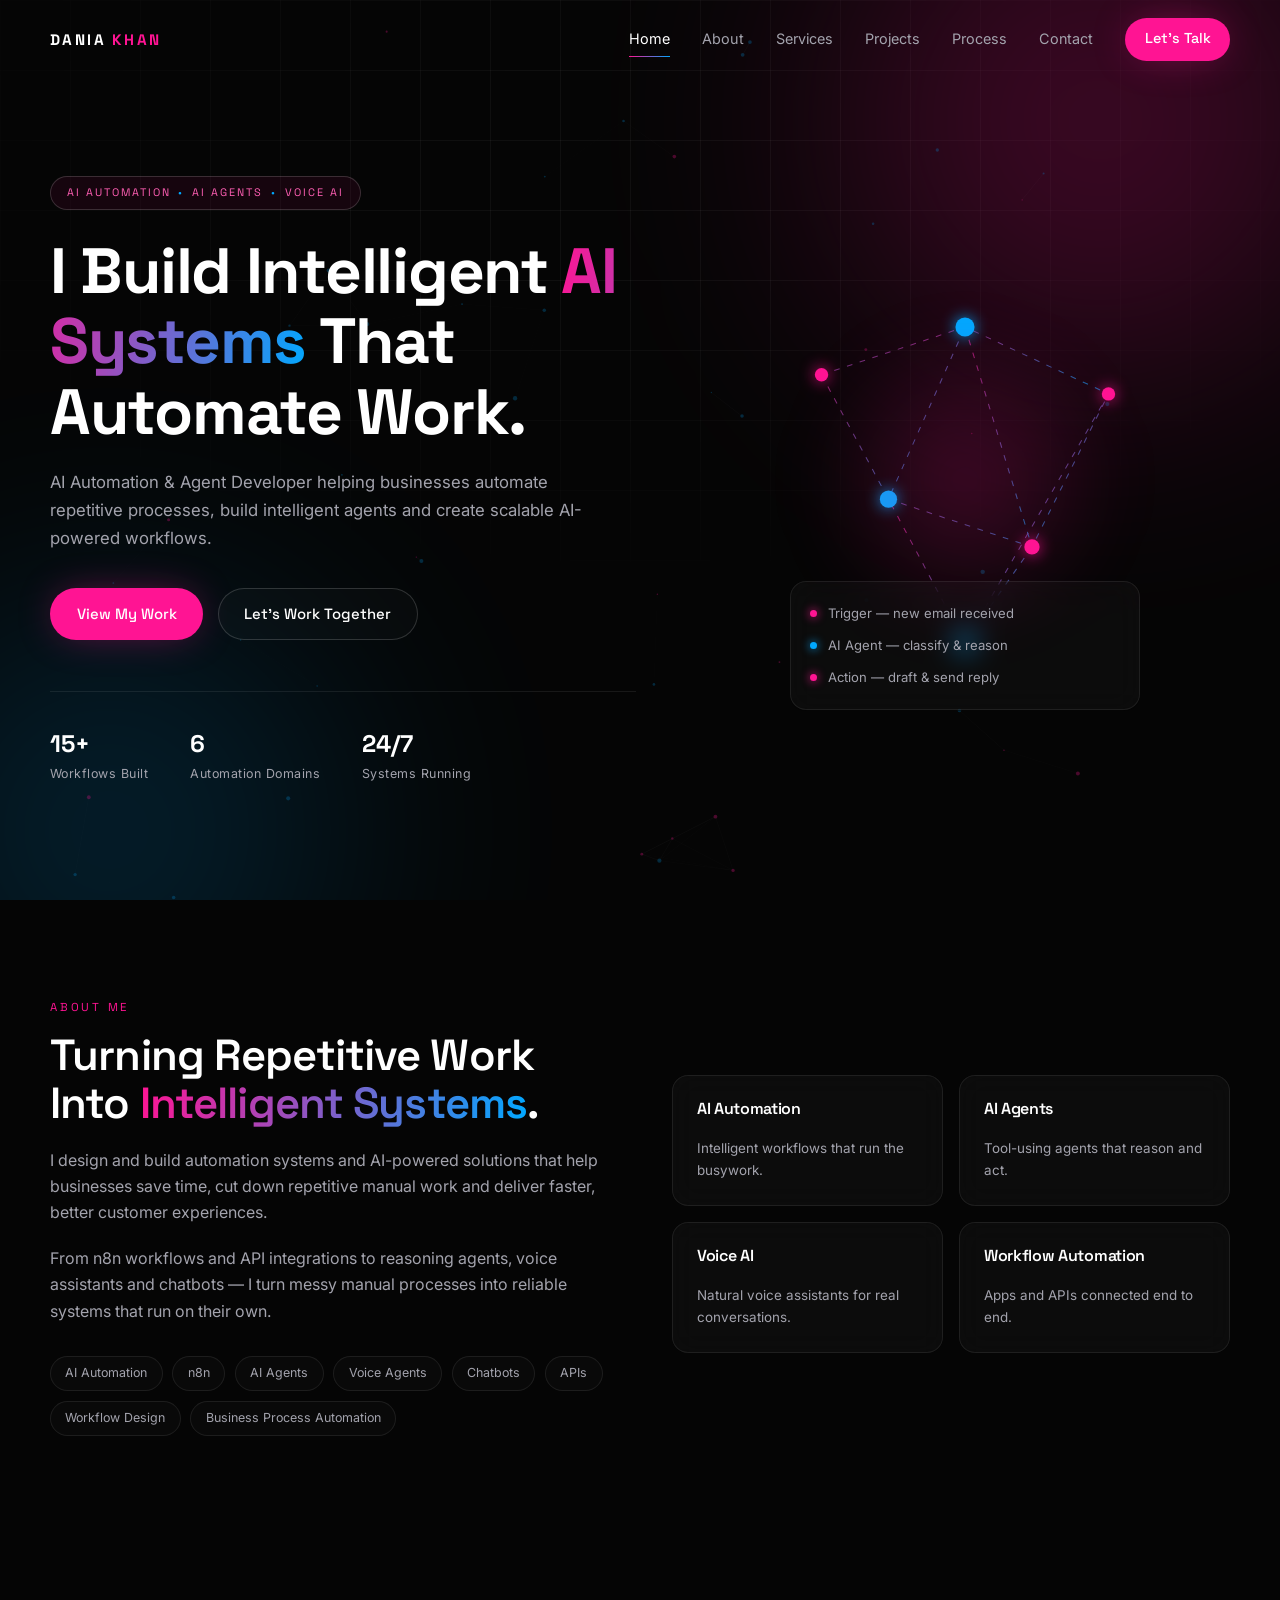
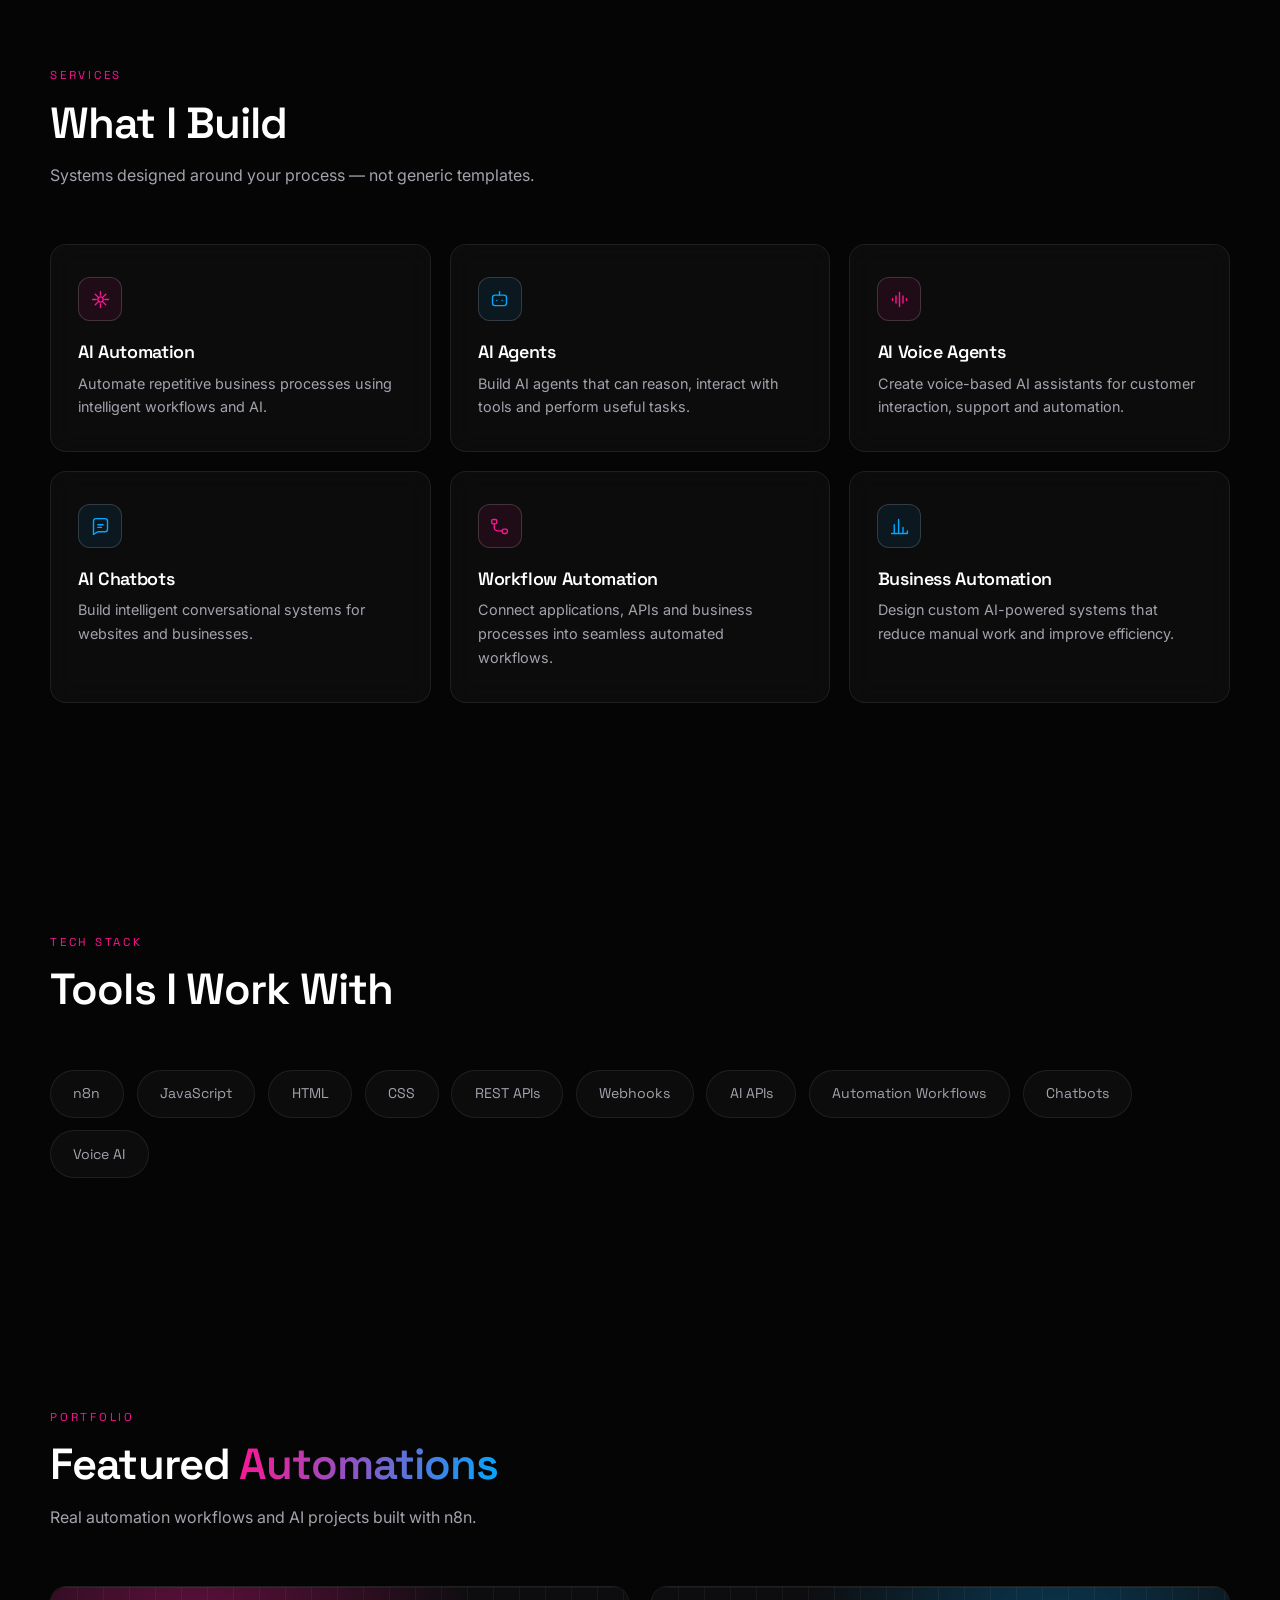
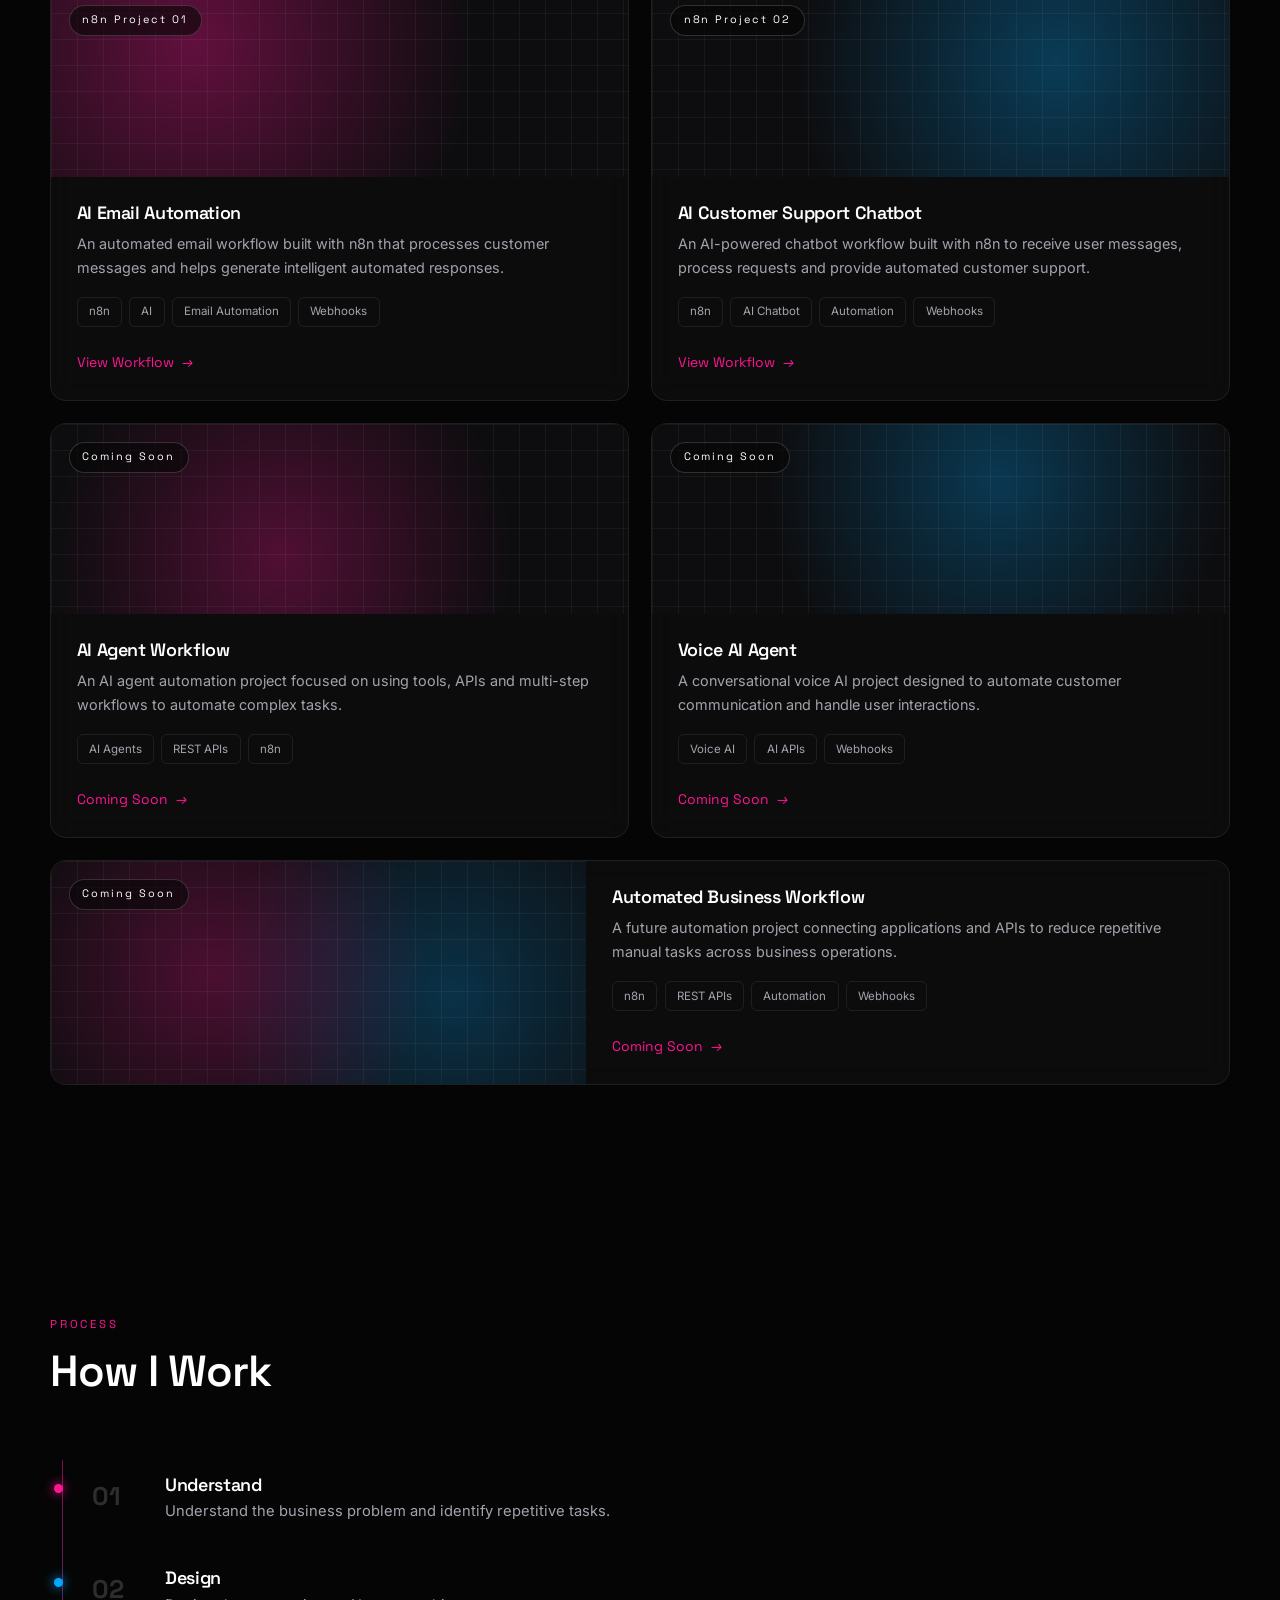
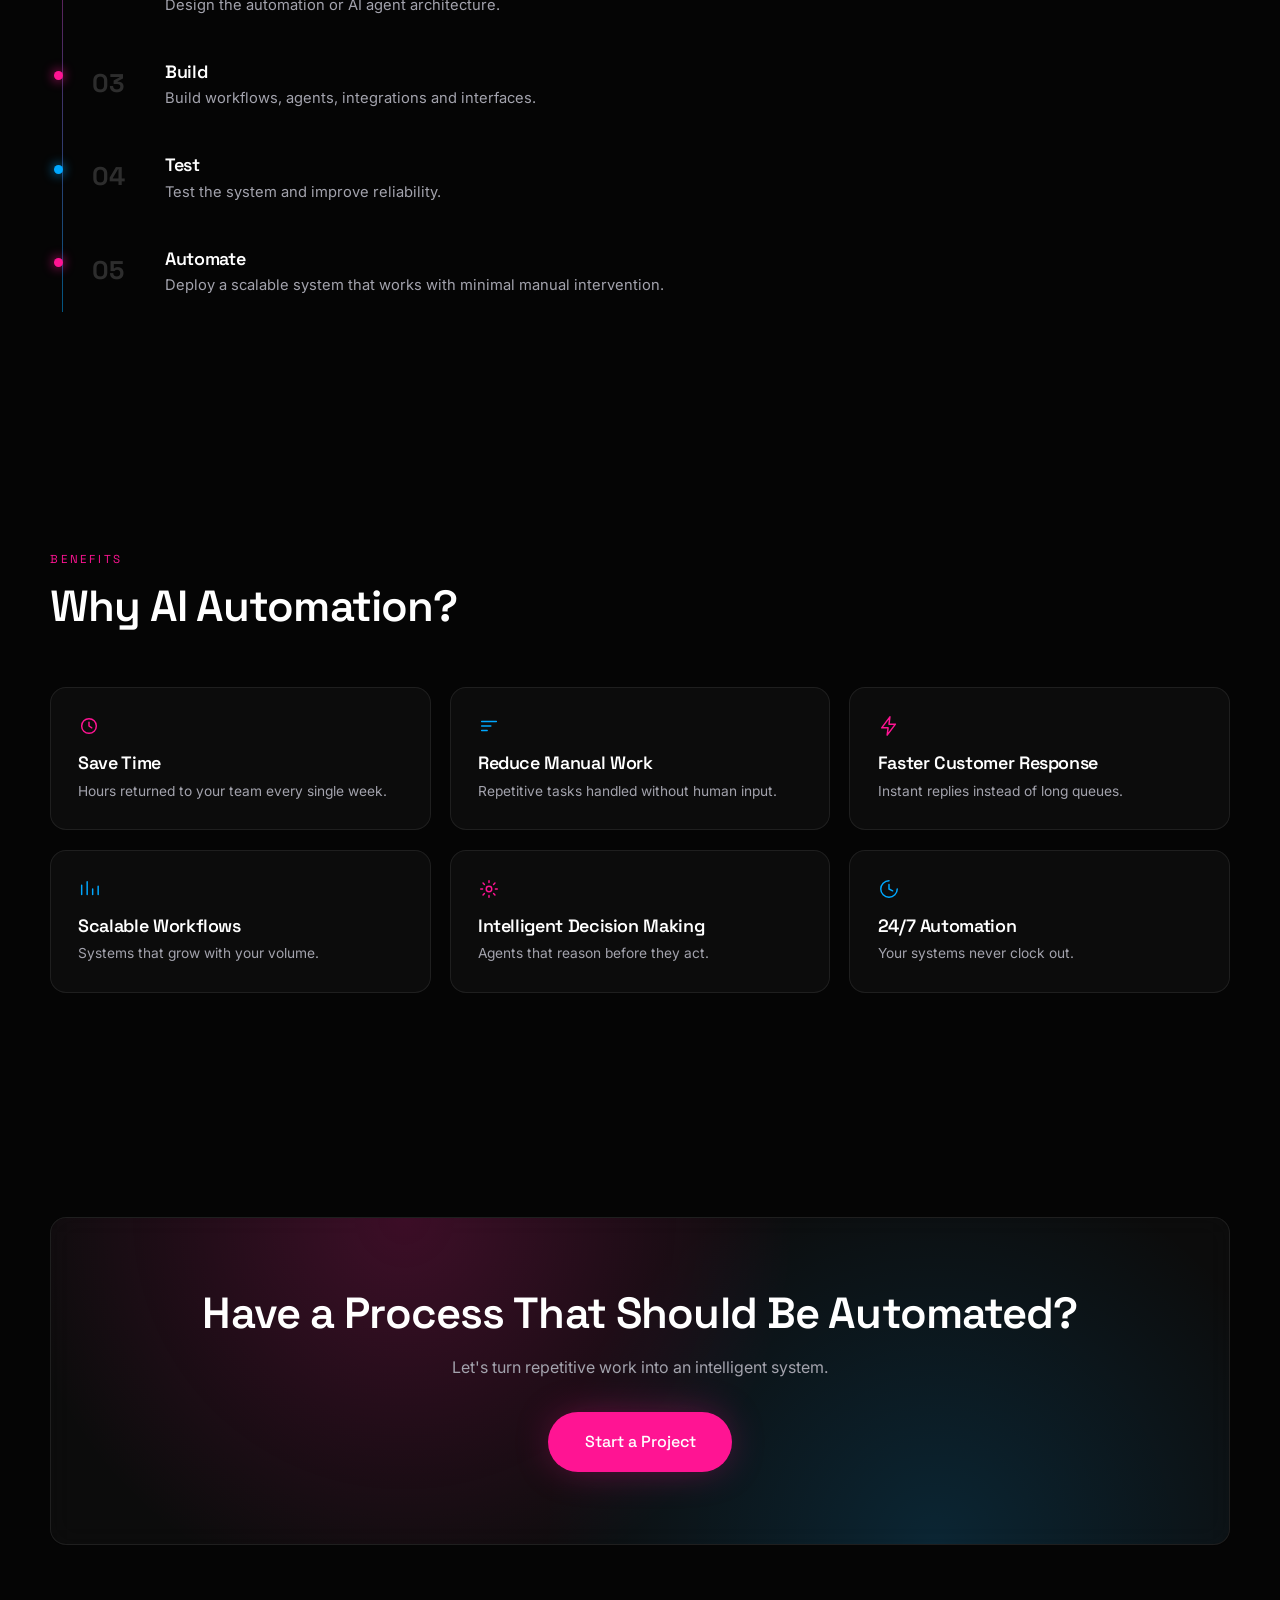
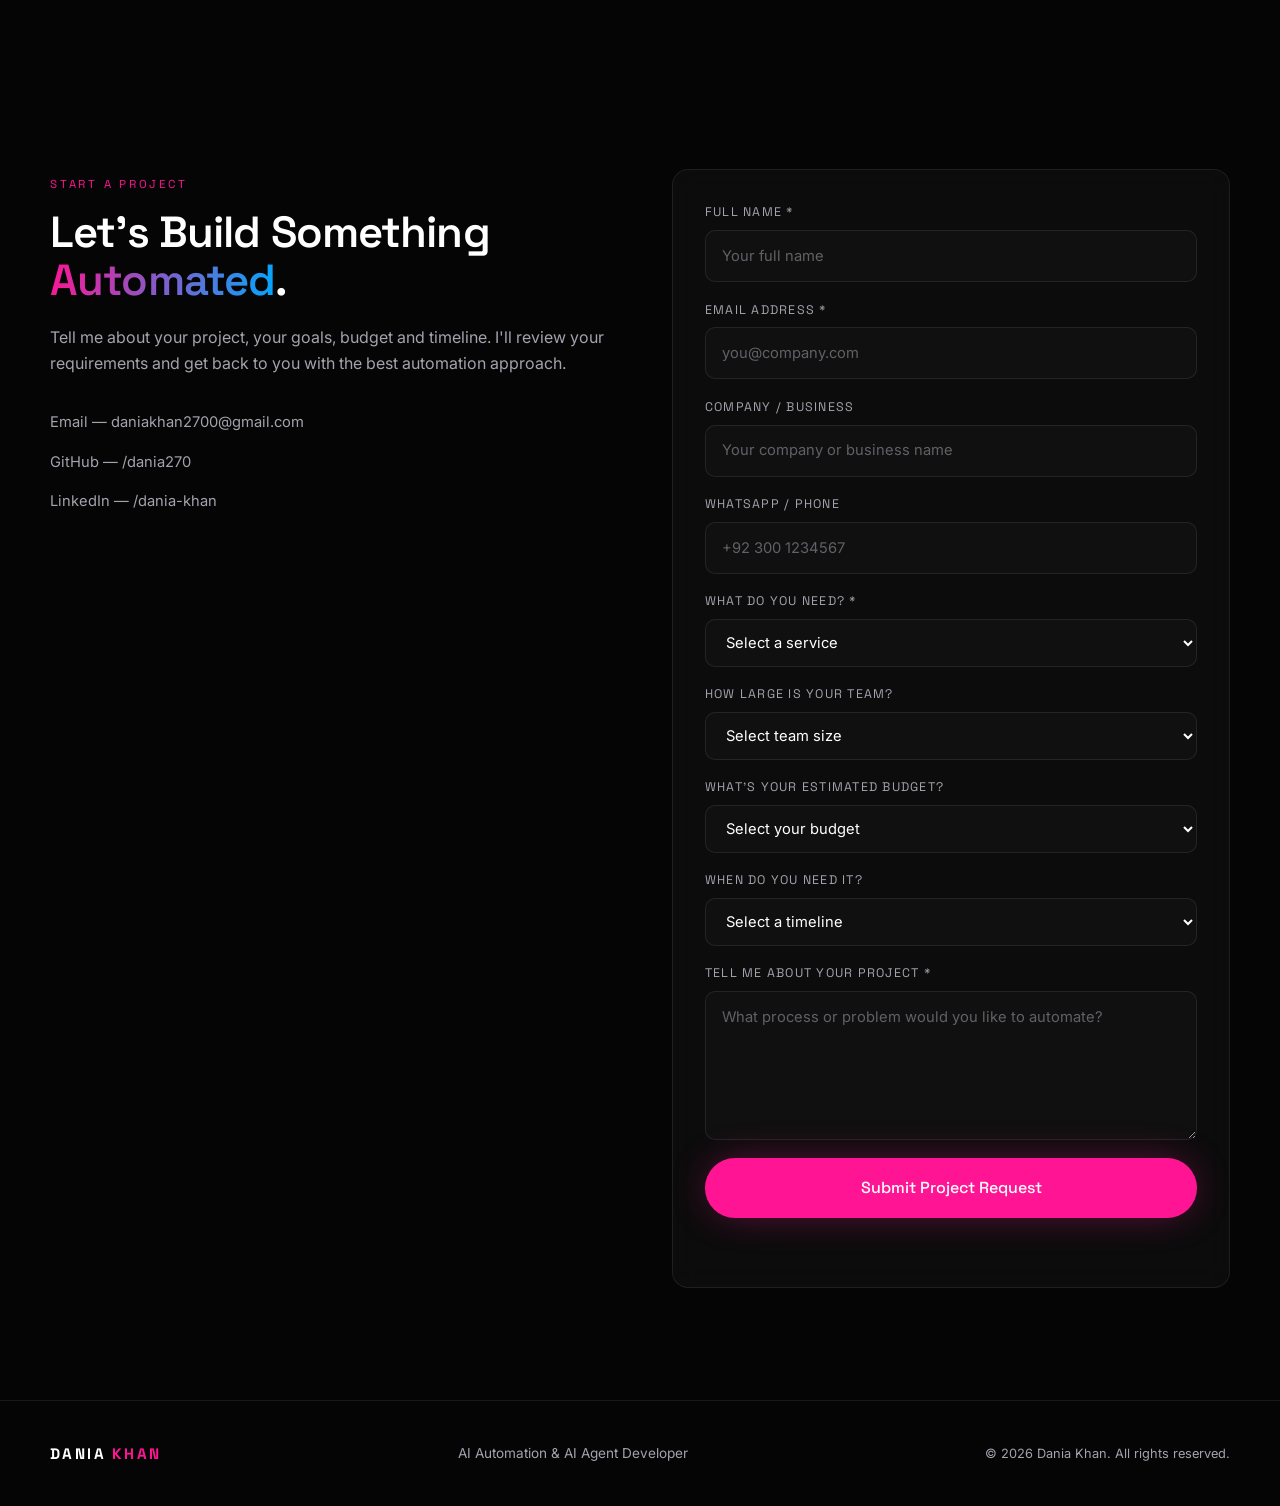
<file: index.html>
<!DOCTYPE html>
<html lang="en">
<head>
<meta charset="UTF-8" />
<meta name="viewport" content="width=device-width, initial-scale=1.0" />
<title>Dania Khan — AI Automation & AI Agent Developer</title>
<meta name="description" content="AI Automation & AI Agent Developer building intelligent agents, voice AI, chatbots and n8n workflows that automate repetitive business work." />
<meta property="og:title" content="Dania Khan — AI Automation & AI Agent Developer" />
<meta property="og:description" content="I build intelligent AI systems, agents and automated workflows for businesses." />
<meta property="og:type" content="website" />
<meta name="twitter:card" content="summary_large_image" />
<link rel="preconnect" href="https://fonts.googleapis.com" />
<link rel="preconnect" href="https://fonts.gstatic.com" crossorigin />
<link href="https://fonts.googleapis.com/css2?family=Space+Grotesk:wght@400;500;600;700&family=Inter:wght@300;400;500;600&display=swap" rel="stylesheet" />
<link rel="stylesheet" href="style.css" />
</head>
<body>

<!-- ambient background -->
<div class="bg-layer" aria-hidden="true">
  <div class="grid-pattern"></div>
  <div class="glow glow-pink"></div>
  <div class="glow glow-blue"></div>
  <canvas id="nodes-canvas"></canvas>
</div>

<!-- ============ NAVBAR ============ -->
<header class="navbar" id="navbar">
  <div class="container nav-inner">
    <a href="#home" class="logo">DANIA<span>KHAN</span></a>
    <nav class="nav-links" id="nav-links">
      <a href="#home">Home</a>
      <a href="#about">About</a>
      <a href="#services">Services</a>
      <a href="#projects">Projects</a>
      <a href="#process">Process</a>
      <a href="#contact">Contact</a>
      <a href="#contact" class="btn btn-primary btn-sm nav-cta">Let's Talk</a>
    </nav>
    <button class="hamburger" id="hamburger" aria-label="Open menu" aria-expanded="false">
      <span></span><span></span><span></span>
    </button>
  </div>
</header>

<main>
<!-- ============ HERO ============ -->
<section class="hero" id="home">
  <div class="container hero-grid">
    <div class="hero-copy reveal">
      <span class="badge">AI AUTOMATION <i>•</i> AI AGENTS <i>•</i> VOICE AI</span>
      <h1>I Build Intelligent <span class="grad">AI Systems</span> That Automate Work.</h1>
      <p class="lead">AI Automation &amp; Agent Developer helping businesses automate repetitive processes, build intelligent agents and create scalable AI-powered workflows.</p>
      <div class="hero-actions">
        <a href="#projects" class="btn btn-primary">View My Work</a>
        <a href="#contact" class="btn btn-ghost">Let's Work Together</a>
      </div>
      <div class="hero-meta">
        <div><strong>15+</strong><span>Workflows Built</span></div>
        <div><strong>6</strong><span>Automation Domains</span></div>
        <div><strong>24/7</strong><span>Systems Running</span></div>
      </div>
    </div>

    <div class="hero-visual reveal">
      <div class="orb"></div>
      <svg class="network" viewBox="0 0 460 460" role="img" aria-label="Abstract AI automation network">
        <defs>
          <linearGradient id="lineGrad" x1="0" y1="0" x2="1" y2="1">
            <stop offset="0%" stop-color="#ff1493" stop-opacity=".9"/>
            <stop offset="100%" stop-color="#00a8ff" stop-opacity=".9"/>
          </linearGradient>
        </defs>
        <g class="net-lines" stroke="url(#lineGrad)" stroke-width="1.1" fill="none">
          <path d="M80 120 L230 70 L380 140"/>
          <path d="M80 120 L150 250 L230 70"/>
          <path d="M150 250 L300 300 L380 140"/>
          <path d="M300 300 L230 400 L150 250"/>
          <path d="M230 70 L300 300"/>
          <path d="M380 140 L230 400"/>
        </g>
        <g class="net-nodes">
          <circle cx="80" cy="120" r="7"/>
          <circle cx="230" cy="70" r="10"/>
          <circle cx="380" cy="140" r="7"/>
          <circle cx="150" cy="250" r="9"/>
          <circle cx="300" cy="300" r="8"/>
          <circle cx="230" cy="400" r="7"/>
        </g>
      </svg>
      <div class="pipeline glass">
        <div class="pipe-row"><span class="dot pink"></span> Trigger — new email received</div>
        <div class="pipe-row"><span class="dot blue"></span> AI Agent — classify &amp; reason</div>
        <div class="pipe-row"><span class="dot pink"></span> Action — draft &amp; send reply</div>
      </div>
    </div>
  </div>
</section>

<!-- ============ ABOUT ============ -->
<section class="section" id="about">
  <div class="container about-grid">
    <div class="reveal">
      <span class="eyebrow">About Me</span>
      <h2>Turning Repetitive Work Into <span class="grad">Intelligent Systems</span>.</h2>
      <p>I design and build automation systems and AI-powered solutions that help businesses save time, cut down repetitive manual work and deliver faster, better customer experiences.</p>
      <p>From n8n workflows and API integrations to reasoning agents, voice assistants and chatbots — I turn messy manual processes into reliable systems that run on their own.</p>
      <div class="chips">
        <span>AI Automation</span><span>n8n</span><span>AI Agents</span><span>Voice Agents</span>
        <span>Chatbots</span><span>APIs</span><span>Workflow Design</span><span>Business Process Automation</span>
      </div>
    </div>
    <div class="stat-grid reveal">
      <div class="stat glass"><h3>AI Automation</h3><p>Intelligent workflows that run the busywork.</p></div>
      <div class="stat glass"><h3>AI Agents</h3><p>Tool-using agents that reason and act.</p></div>
      <div class="stat glass"><h3>Voice AI</h3><p>Natural voice assistants for real conversations.</p></div>
      <div class="stat glass"><h3>Workflow Automation</h3><p>Apps and APIs connected end to end.</p></div>
    </div>
  </div>
</section>

<!-- ============ SERVICES ============ -->
<section class="section" id="services">
  <div class="container">
    <div class="section-head reveal">
      <span class="eyebrow">Services</span>
      <h2>What I Build</h2>
      <p class="sub">Systems designed around your process — not generic templates.</p>
    </div>
    <div class="cards">
      <article class="card glass reveal">
        <div class="icon">
          <svg viewBox="0 0 24 24"><path d="M12 3v4M12 17v4M3 12h4M17 12h4M6 6l3 3M15 15l3 3M18 6l-3 3M9 15l-3 3"/><circle cx="12" cy="12" r="3"/></svg>
        </div>
        <h3>AI Automation</h3>
        <p>Automate repetitive business processes using intelligent workflows and AI.</p>
      </article>
      <article class="card glass reveal">
        <div class="icon"><svg viewBox="0 0 24 24"><rect x="4" y="7" width="16" height="12" rx="3"/><path d="M12 3v4M9 13h.01M15 13h.01"/></svg></div>
        <h3>AI Agents</h3>
        <p>Build AI agents that can reason, interact with tools and perform useful tasks.</p>
      </article>
      <article class="card glass reveal">
        <div class="icon"><svg viewBox="0 0 24 24"><path d="M12 4v16M8 8v8M4 11v2M16 8v8M20 11v2"/></svg></div>
        <h3>AI Voice Agents</h3>
        <p>Create voice-based AI assistants for customer interaction, support and automation.</p>
      </article>
      <article class="card glass reveal">
        <div class="icon"><svg viewBox="0 0 24 24"><path d="M20 15a3 3 0 0 1-3 3H9l-5 3V6a3 3 0 0 1 3-3h10a3 3 0 0 1 3 3z"/><path d="M9 10h6M9 13h4"/></svg></div>
        <h3>AI Chatbots</h3>
        <p>Build intelligent conversational systems for websites and businesses.</p>
      </article>
      <article class="card glass reveal">
        <div class="icon"><svg viewBox="0 0 24 24"><rect x="3" y="4" width="6" height="5" rx="2"/><rect x="15" y="15" width="6" height="5" rx="2"/><path d="M6 9v4a4 4 0 0 0 4 4h5"/></svg></div>
        <h3>Workflow Automation</h3>
        <p>Connect applications, APIs and business processes into seamless automated workflows.</p>
      </article>
      <article class="card glass reveal">
        <div class="icon"><svg viewBox="0 0 24 24"><path d="M3 20h18M6 20V10M11 20V4M16 20v-7M21 20v-3"/></svg></div>
        <h3>Business Automation</h3>
        <p>Design custom AI-powered systems that reduce manual work and improve efficiency.</p>
      </article>
    </div>
  </div>
</section>

<!-- ============ TECH STACK ============ -->
<section class="section" id="stack">
  <div class="container">
    <div class="section-head reveal">
      <span class="eyebrow">Tech Stack</span>
      <h2>Tools I Work With</h2>
    </div>
    <div class="pills reveal">
      <span class="pill">n8n</span>
      <span class="pill">JavaScript</span>
      <span class="pill">HTML</span>
      <span class="pill">CSS</span>
      <span class="pill">REST APIs</span>
      <span class="pill">Webhooks</span>
      <span class="pill">AI APIs</span>
      <span class="pill">Automation Workflows</span>
      <span class="pill">Chatbots</span>
      <span class="pill">Voice AI</span>
    </div>
  </div>
</section>

<!-- ============ PROJECTS ============ -->
<!-- ============ PROJECTS ============ -->
<section class="section" id="projects">
  <div class="container">

    <div class="section-head reveal">
      <span class="eyebrow">Portfolio</span>
      <h2>Featured <span class="grad">Automations</span></h2>
      <p class="sub">
        Real automation workflows and AI projects built with n8n.
      </p>
    </div>

    <div class="projects">

      <!-- PROJECT 01 -->
      <article class="project glass reveal">
        <div class="project-visual pv-1">
          <span class="tag">n8n Project 01</span>
        </div>

        <div class="project-body">
          <h3>AI Email Automation</h3>

          <p>
            An automated email workflow built with n8n that processes
            customer messages and helps generate intelligent automated
            responses.
          </p>

          <div class="tech">
            <span>n8n</span>
            <span>AI</span>
            <span>Email Automation</span>
            <span>Webhooks</span>
          </div>

          <a
            href="https://github.com/dania270/ai-automation-studio/blob/main/public/portfolio/n8n%20workflows/mail%20aggent.json"
            target="_blank"
            class="link-btn"
          >
            View Workflow <i>→</i>
          </a>
        </div>
      </article>


      <!-- PROJECT 02 -->
      <article class="project glass reveal">
        <div class="project-visual pv-2">
          <span class="tag">n8n Project 02</span>
        </div>

        <div class="project-body">
          <h3>AI Customer Support Chatbot</h3>

          <p>
            An AI-powered chatbot workflow built with n8n to receive
            user messages, process requests and provide automated
            customer support.
          </p>

          <div class="tech">
            <span>n8n</span>
            <span>AI Chatbot</span>
            <span>Automation</span>
            <span>Webhooks</span>
          </div>

          <a
            href="https://github.com/dania270/ai-automation-studio/blob/main/public/portfolio/n8n%20workflows/mychatapp.json"
            class="link-btn"
          >
            View Workflow <i>→</i>
          </a>
        </div>
      </article>


      <!-- PROJECT 03 -->
      <article class="project glass reveal">
        <div class="project-visual pv-3">
          <span class="tag">Coming Soon</span>
        </div>

        <div class="project-body">
          <h3>AI Agent Workflow</h3>

          <p>
            An AI agent automation project focused on using tools,
            APIs and multi-step workflows to automate complex tasks.
          </p>

          <div class="tech">
            <span>AI Agents</span>
            <span>REST APIs</span>
            <span>n8n</span>
          </div>

          <a href="#contact" class="link-btn">
            Coming Soon <i>→</i>
          </a>
        </div>
      </article>


      <!-- PROJECT 04 -->
      <article class="project glass reveal">
        <div class="project-visual pv-4">
          <span class="tag">Coming Soon</span>
        </div>

        <div class="project-body">
          <h3>Voice AI Agent</h3>

          <p>
            A conversational voice AI project designed to automate
            customer communication and handle user interactions.
          </p>

          <div class="tech">
            <span>Voice AI</span>
            <span>AI APIs</span>
            <span>Webhooks</span>
          </div>

          <a href="#contact" class="link-btn">
            Coming Soon <i>→</i>
          </a>
        </div>
      </article>


      <!-- PROJECT 05 -->
      <article class="project glass reveal wide">
        <div class="project-visual pv-5">
          <span class="tag">Coming Soon</span>
        </div>

        <div class="project-body">
          <h3>Automated Business Workflow</h3>

          <p>
            A future automation project connecting applications and
            APIs to reduce repetitive manual tasks across business
            operations.
          </p>

          <div class="tech">
            <span>n8n</span>
            <span>REST APIs</span>
            <span>Automation</span>
            <span>Webhooks</span>
          </div>

          <a href="#contact" class="link-btn">
            Coming Soon <i>→</i>
          </a>
        </div>
      </article>

    </div>
  </div>
</section>

<!-- ============ PROCESS ============ -->
<section class="section" id="process">
  <div class="container">
    <div class="section-head reveal">
      <span class="eyebrow">Process</span>
      <h2>How I Work</h2>
    </div>
    <ol class="timeline">
      <li class="reveal"><span class="num">01</span><div><h3>Understand</h3><p>Understand the business problem and identify repetitive tasks.</p></div></li>
      <li class="reveal"><span class="num">02</span><div><h3>Design</h3><p>Design the automation or AI agent architecture.</p></div></li>
      <li class="reveal"><span class="num">03</span><div><h3>Build</h3><p>Build workflows, agents, integrations and interfaces.</p></div></li>
      <li class="reveal"><span class="num">04</span><div><h3>Test</h3><p>Test the system and improve reliability.</p></div></li>
      <li class="reveal"><span class="num">05</span><div><h3>Automate</h3><p>Deploy a scalable system that works with minimal manual intervention.</p></div></li>
    </ol>
  </div>
</section>

<!-- ============ WHY ============ -->
<section class="section" id="why">
  <div class="container">
    <div class="section-head reveal">
      <span class="eyebrow">Benefits</span>
      <h2>Why AI Automation?</h2>
    </div>
    <div class="benefits">
      <div class="benefit reveal"><svg viewBox="0 0 24 24"><circle cx="12" cy="12" r="8"/><path d="M12 8v4l3 2"/></svg><h3>Save Time</h3><p>Hours returned to your team every single week.</p></div>
      <div class="benefit reveal"><svg viewBox="0 0 24 24"><path d="M4 7h16M4 12h10M4 17h6"/></svg><h3>Reduce Manual Work</h3><p>Repetitive tasks handled without human input.</p></div>
      <div class="benefit reveal"><svg viewBox="0 0 24 24"><path d="M13 2 4 14h7l-1 8 9-12h-7z"/></svg><h3>Faster Customer Response</h3><p>Instant replies instead of long queues.</p></div>
      <div class="benefit reveal"><svg viewBox="0 0 24 24"><path d="M4 18V8M10 18V4M16 18v-6M22 18v-9"/></svg><h3>Scalable Workflows</h3><p>Systems that grow with your volume.</p></div>
      <div class="benefit reveal"><svg viewBox="0 0 24 24"><circle cx="12" cy="12" r="3"/><path d="M12 5V3M12 21v-2M5 12H3M21 12h-2M7 7 5.5 5.5M18.5 18.5 17 17M17 7l1.5-1.5M5.5 18.5 7 17"/></svg><h3>Intelligent Decision Making</h3><p>Agents that reason before they act.</p></div>
      <div class="benefit reveal"><svg viewBox="0 0 24 24"><path d="M12 3a9 9 0 1 0 9 9"/><path d="M12 7v5l4 2"/></svg><h3>24/7 Automation</h3><p>Your systems never clock out.</p></div>
    </div>
  </div>
</section>

<!-- ============ CTA ============ -->
<section class="section">
  <div class="container">
    <div class="cta glass reveal">
      <h2>Have a Process That Should Be Automated?</h2>
      <p>Let's turn repetitive work into an intelligent system.</p>
      <a href="#contact" class="btn btn-primary btn-lg">Start a Project</a>
    </div>
  </div>
</section>

<!-- ============ CONTACT ============ -->
<section class="section" id="contact">
  <div class="container contact-grid">

    <!-- CONTACT INFO -->
    <div class="reveal">
      <span class="eyebrow">Start a Project</span>

      <h2>
        Let's Build Something
        <span class="grad">Automated</span>.
      </h2>

      <p>
        Tell me about your project, your goals, budget and timeline.
        I'll review your requirements and get back to you with the
        best automation approach.
      </p>

      <ul class="contact-links">
        <li>
          <a href="mailto:daniakhan2700@gmail.com">
            Email — daniakhan2700@gmail.com
          </a>
        </li>

        <li>
          <a
            href="https://github.com/dania270"
            target="_blank"
            rel="noopener"
          >
            GitHub — /dania270
          </a>
        </li>

        <li>
          <a
            href="https://www.linkedin.com/in/dania-khan-a023aa351/"
            target="_blank"
            rel="noopener"
          >
            LinkedIn — /dania-khan
          </a>
        </li>
      </ul>
    </div>


    <!-- LEAD QUALIFICATION FORM -->
    <form class="form glass reveal" id="contact-form" novalidate>

      <!-- NAME -->
      <div class="field">
        <label for="name">Full Name *</label>

        <input
          id="name"
          name="name"
          type="text"
          placeholder="Your full name"
          required
        />
      </div>


      <!-- EMAIL -->
      <div class="field">
        <label for="email">Email Address *</label>

        <input
          id="email"
          name="email"
          type="email"
          placeholder="you@company.com"
          required
        />
      </div>


      <!-- COMPANY -->
      <div class="field">
        <label for="company">Company / Business</label>

        <input
          id="company"
          name="company"
          type="text"
          placeholder="Your company or business name"
        />
      </div>


      <!-- PHONE -->
      <div class="field">
        <label for="phone">WhatsApp / Phone</label>

        <input
          id="phone"
          name="phone"
          type="tel"
          placeholder="+92 300 1234567"
        />
      </div>


      <!-- SERVICE -->
      <div class="field">
        <label for="project">What do you need? *</label>

        <select id="project" name="project" required>
          <option value="">Select a service</option>
          <option value="AI Automation">AI Automation</option>
          <option value="AI Agent">AI Agent</option>
          <option value="Voice Agent">Voice Agent</option>
          <option value="AI Chatbot">AI Chatbot</option>
          <option value="n8n Workflow">n8n Workflow</option>
          <option value="Business Automation">Business Automation</option>
          <option value="Other">Other</option>
        </select>
      </div>


      <!-- TEAM SIZE -->
      <div class="field">
        <label for="team">How large is your team?</label>

        <select id="team" name="team">
          <option value="">Select team size</option>
          <option value="Just me">Just me</option>
          <option value="2-5">2–5 people</option>
          <option value="6-10">6–10 people</option>
          <option value="11-50">11–50 people</option>
          <option value="50+">50+ people</option>
        </select>
      </div>


      <!-- BUDGET -->
      <div class="field">
        <label for="budget">What's your estimated budget?</label>

        <select id="budget" name="budget">
          <option value="">Select your budget</option>
          <option value="Under $100">Under $100</option>
          <option value="$100-$300">$100–$300</option>
          <option value="$300-$500">$300–$500</option>
          <option value="$500-$1000">$500–$1,000</option>
          <option value="$1000+">$1,000+</option>
        </select>
      </div>


      <!-- TIMELINE -->
      <div class="field">
        <label for="timeline">When do you need it?</label>

        <select id="timeline" name="timeline">
          <option value="">Select a timeline</option>
          <option value="ASAP">ASAP</option>
          <option value="Within 1 week">Within 1 week</option>
          <option value="2-4 weeks">2–4 weeks</option>
          <option value="1-3 months">1–3 months</option>
          <option value="Just exploring">Just exploring</option>
        </select>
      </div>


      <!-- PROJECT DETAILS -->
      <div class="field">
        <label for="message">Tell me about your project *</label>

        <textarea
          id="message"
          name="message"
          rows="5"
          placeholder="What process or problem would you like to automate?"
          required
        ></textarea>
      </div>


      <!-- SUBMIT -->
      <button
        type="submit"
        class="btn btn-primary btn-lg"
      >
        Submit Project Request
      </button>

      <p
        class="form-note"
        id="form-note"
        role="status"
      ></p>

    </form>

  </div>
</section>

<footer class="footer">
  <div class="container footer-inner">
    <span class="logo">DANIA<span>KHAN</span></span>
    <p>AI Automation &amp; AI Agent Developer</p>
    <p class="copy">© <span id="year"></span> Dania Khan. All rights reserved.</p>
  </div>
</footer>

<script src="script.js"></script>
</body>
</html>
</file>
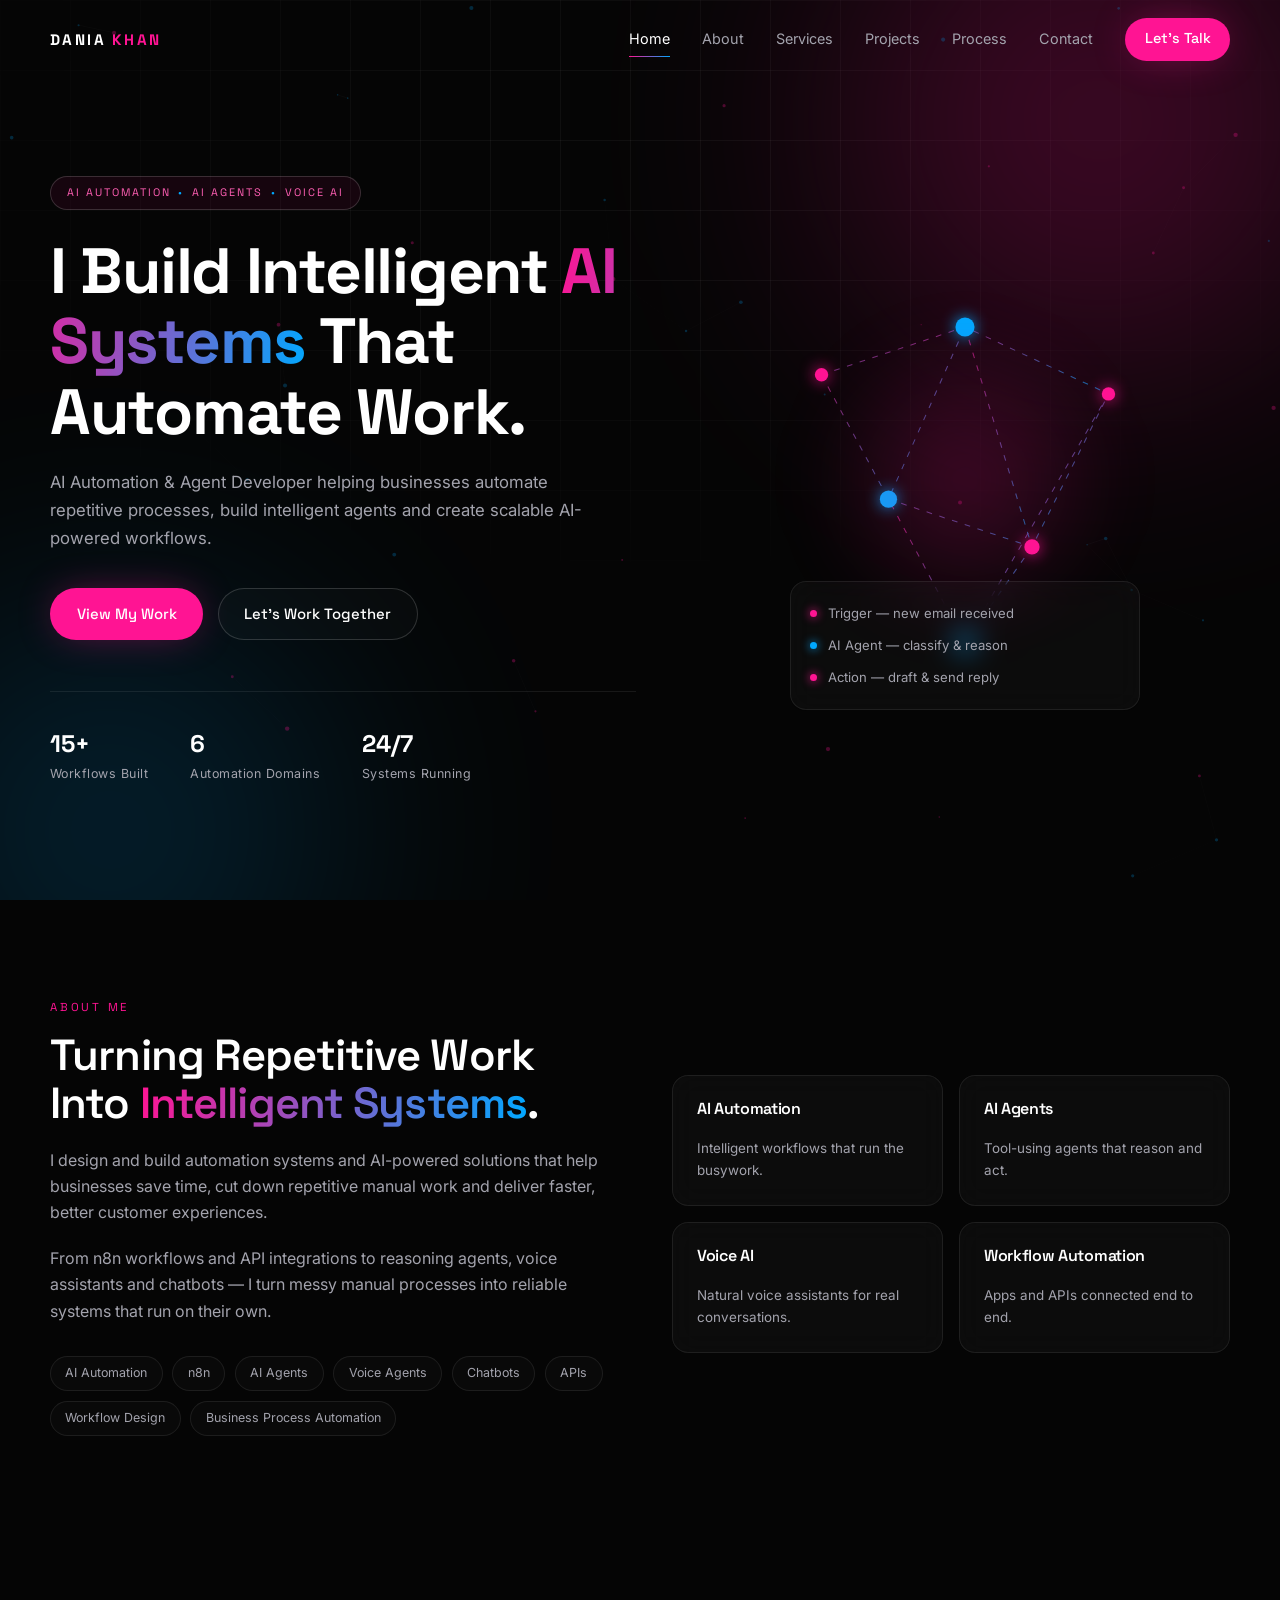
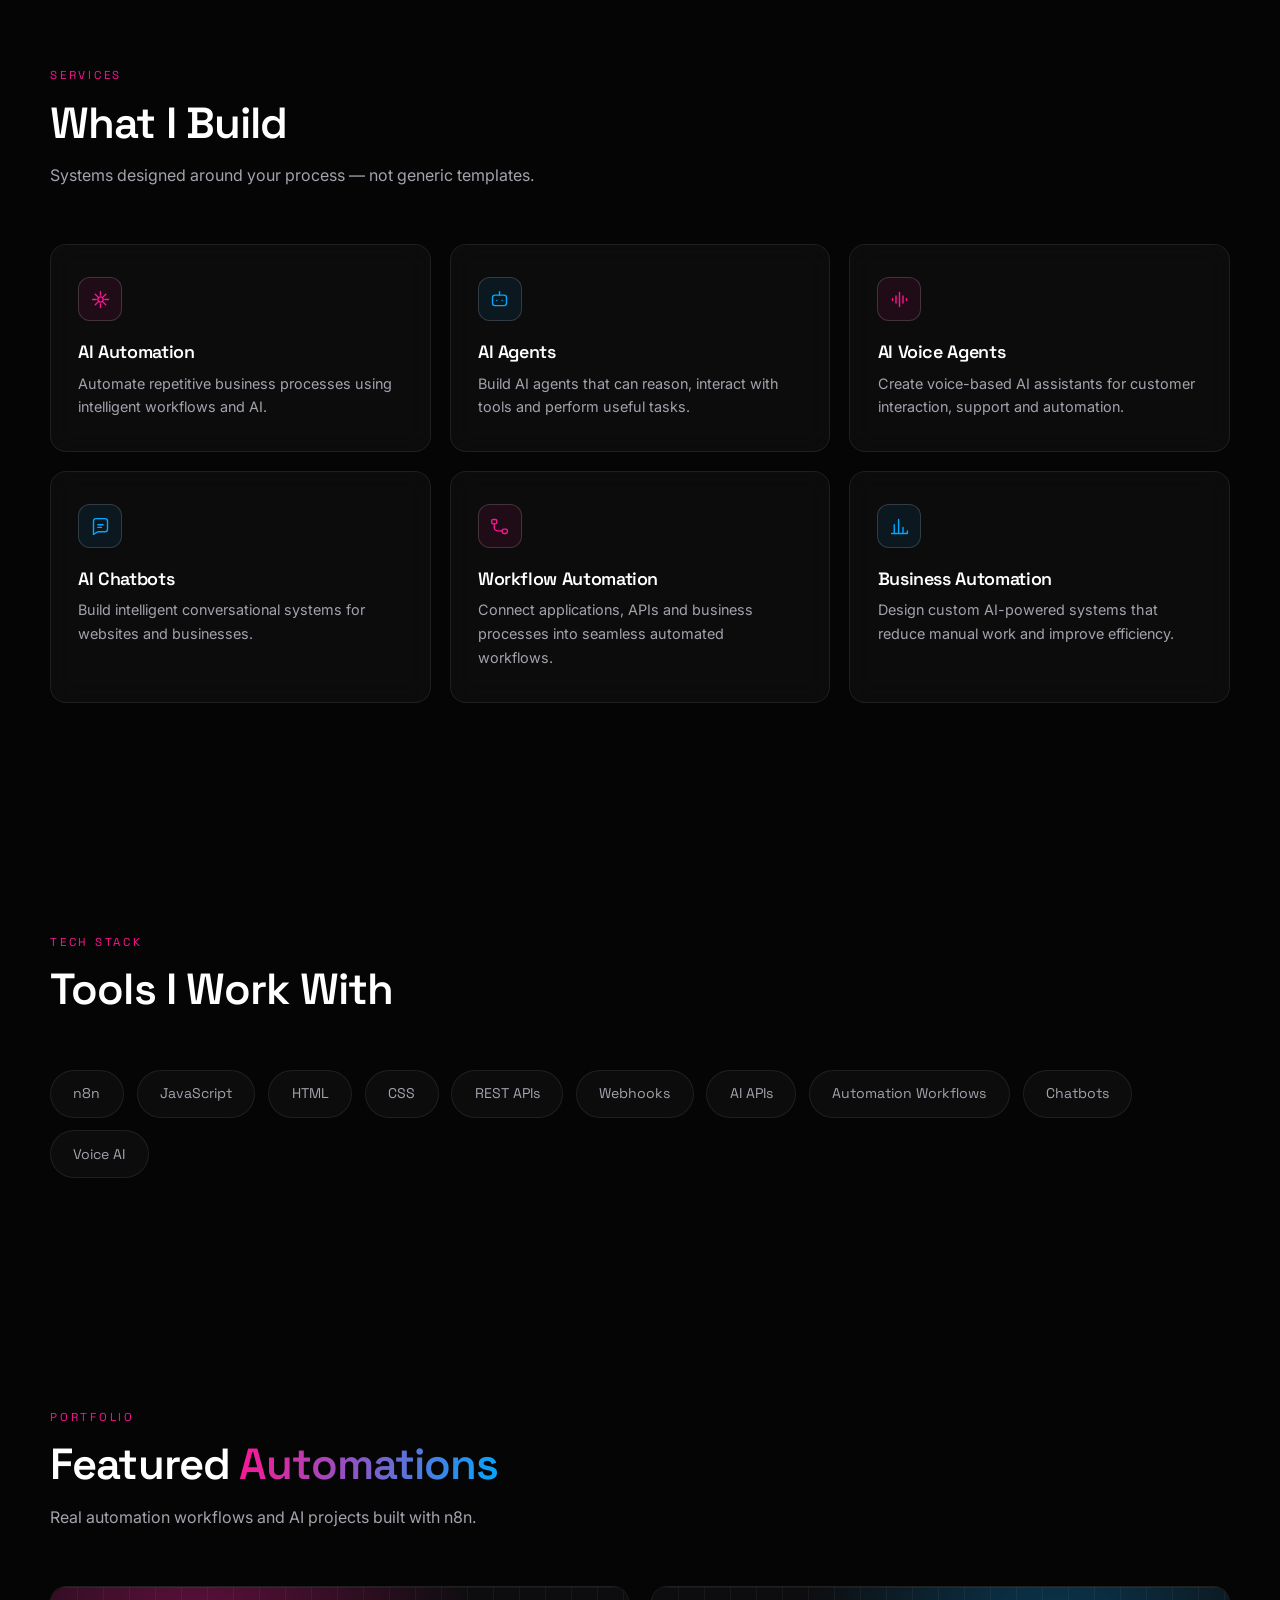
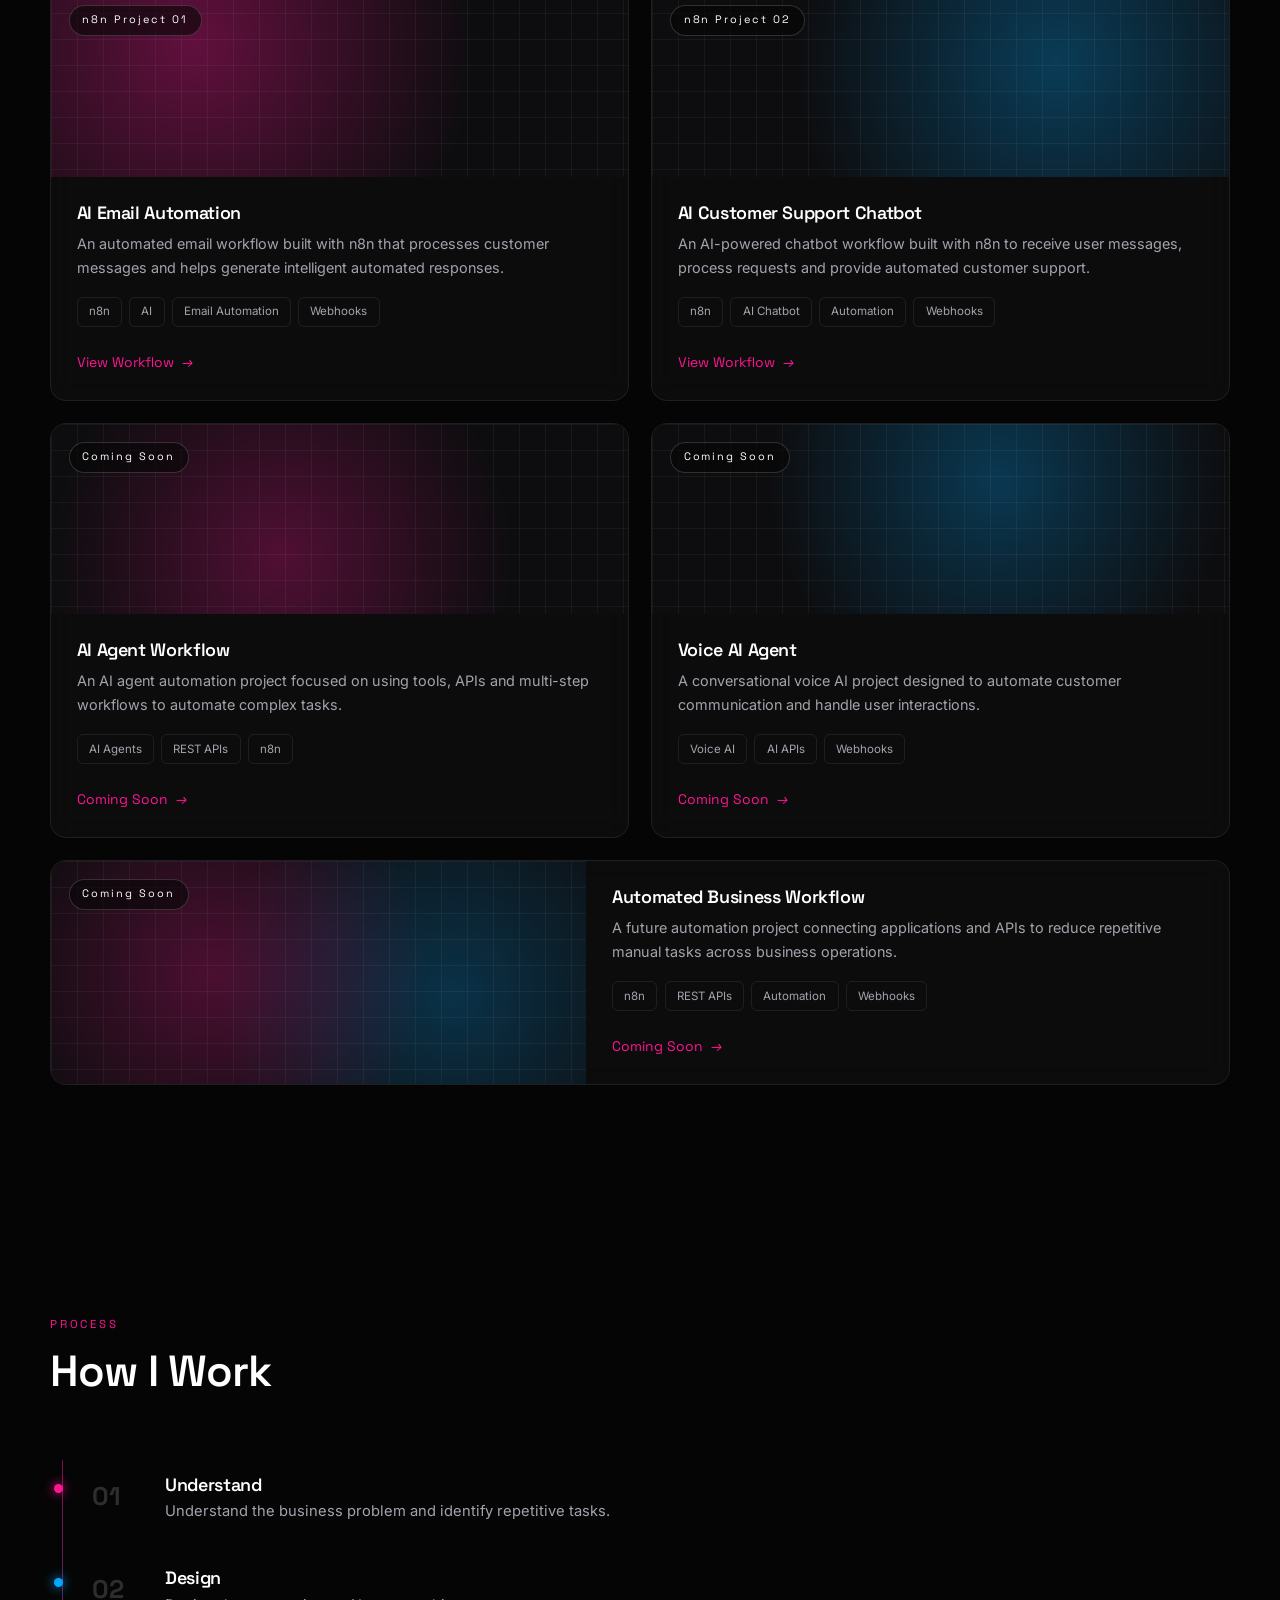
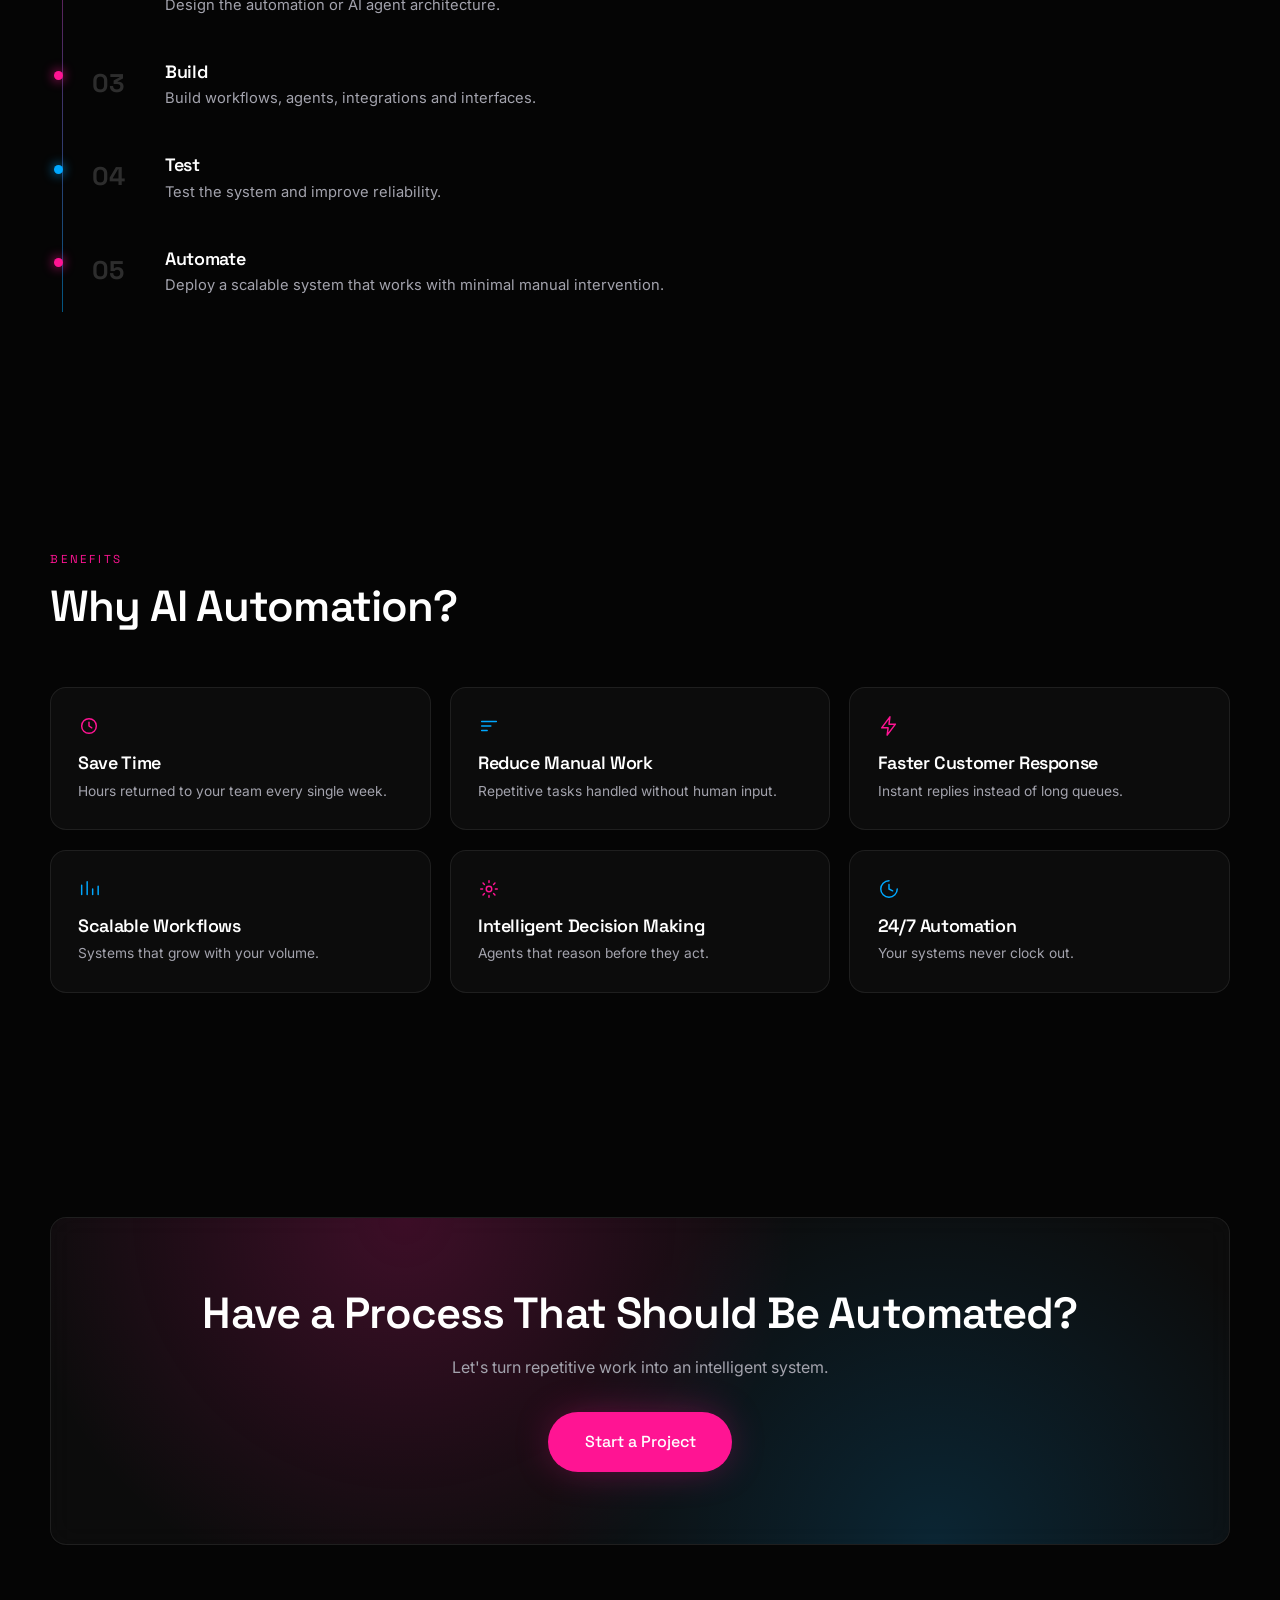
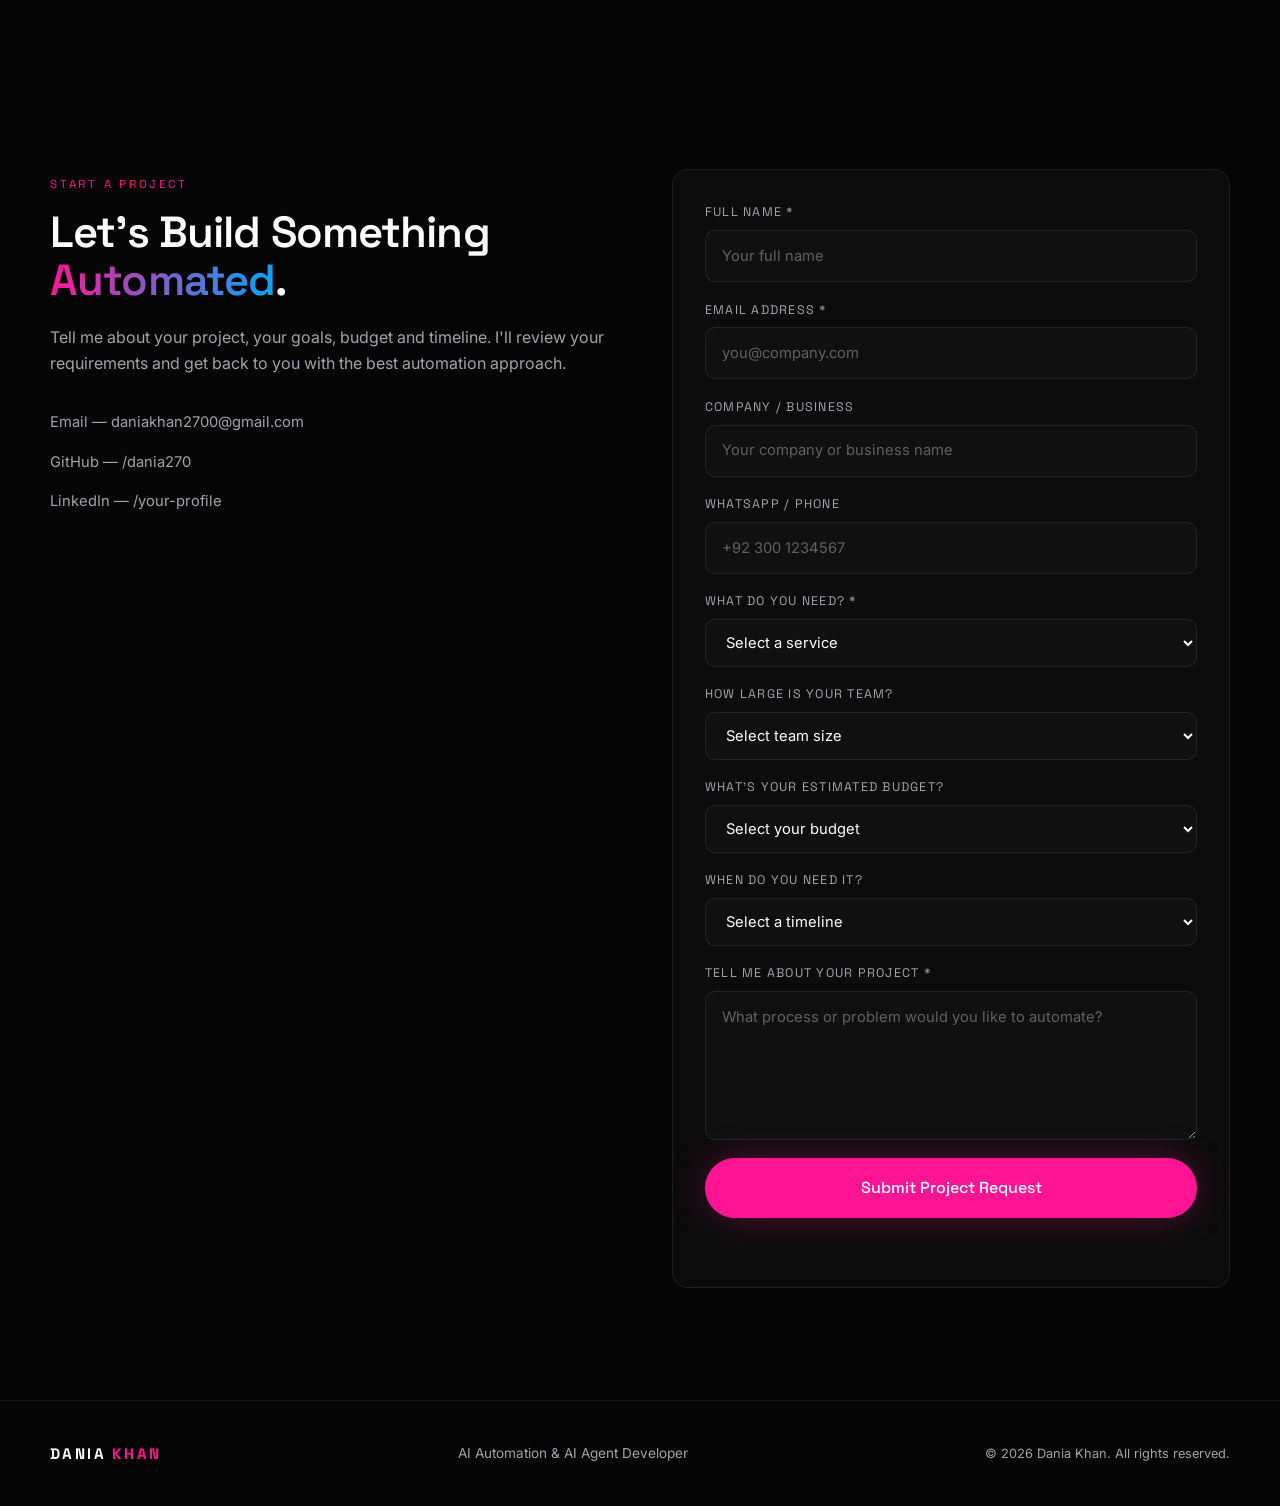
<file: portfolio/index.html>
<!DOCTYPE html>
<html lang="en">
<head>
<meta charset="UTF-8" />
<meta name="viewport" content="width=device-width, initial-scale=1.0" />
<title>Dania Khan — AI Automation & AI Agent Developer</title>
<meta name="description" content="AI Automation & AI Agent Developer building intelligent agents, voice AI, chatbots and n8n workflows that automate repetitive business work." />
<meta property="og:title" content="Dania Khan — AI Automation & AI Agent Developer" />
<meta property="og:description" content="I build intelligent AI systems, agents and automated workflows for businesses." />
<meta property="og:type" content="website" />
<meta name="twitter:card" content="summary_large_image" />
<link rel="preconnect" href="https://fonts.googleapis.com" />
<link rel="preconnect" href="https://fonts.gstatic.com" crossorigin />
<link href="https://fonts.googleapis.com/css2?family=Space+Grotesk:wght@400;500;600;700&family=Inter:wght@300;400;500;600&display=swap" rel="stylesheet" />
<link rel="stylesheet" href="style.css" />
</head>
<body>

<!-- ambient background -->
<div class="bg-layer" aria-hidden="true">
  <div class="grid-pattern"></div>
  <div class="glow glow-pink"></div>
  <div class="glow glow-blue"></div>
  <canvas id="nodes-canvas"></canvas>
</div>

<!-- ============ NAVBAR ============ -->
<header class="navbar" id="navbar">
  <div class="container nav-inner">
    <a href="#home" class="logo">DANIA<span>KHAN</span></a>
    <nav class="nav-links" id="nav-links">
      <a href="#home">Home</a>
      <a href="#about">About</a>
      <a href="#services">Services</a>
      <a href="#projects">Projects</a>
      <a href="#process">Process</a>
      <a href="#contact">Contact</a>
      <a href="#contact" class="btn btn-primary btn-sm nav-cta">Let's Talk</a>
    </nav>
    <button class="hamburger" id="hamburger" aria-label="Open menu" aria-expanded="false">
      <span></span><span></span><span></span>
    </button>
  </div>
</header>

<main>
<!-- ============ HERO ============ -->
<section class="hero" id="home">
  <div class="container hero-grid">
    <div class="hero-copy reveal">
      <span class="badge">AI AUTOMATION <i>•</i> AI AGENTS <i>•</i> VOICE AI</span>
      <h1>I Build Intelligent <span class="grad">AI Systems</span> That Automate Work.</h1>
      <p class="lead">AI Automation &amp; Agent Developer helping businesses automate repetitive processes, build intelligent agents and create scalable AI-powered workflows.</p>
      <div class="hero-actions">
        <a href="#projects" class="btn btn-primary">View My Work</a>
        <a href="#contact" class="btn btn-ghost">Let's Work Together</a>
      </div>
      <div class="hero-meta">
        <div><strong>15+</strong><span>Workflows Built</span></div>
        <div><strong>6</strong><span>Automation Domains</span></div>
        <div><strong>24/7</strong><span>Systems Running</span></div>
      </div>
    </div>

    <div class="hero-visual reveal">
      <div class="orb"></div>
      <svg class="network" viewBox="0 0 460 460" role="img" aria-label="Abstract AI automation network">
        <defs>
          <linearGradient id="lineGrad" x1="0" y1="0" x2="1" y2="1">
            <stop offset="0%" stop-color="#ff1493" stop-opacity=".9"/>
            <stop offset="100%" stop-color="#00a8ff" stop-opacity=".9"/>
          </linearGradient>
        </defs>
        <g class="net-lines" stroke="url(#lineGrad)" stroke-width="1.1" fill="none">
          <path d="M80 120 L230 70 L380 140"/>
          <path d="M80 120 L150 250 L230 70"/>
          <path d="M150 250 L300 300 L380 140"/>
          <path d="M300 300 L230 400 L150 250"/>
          <path d="M230 70 L300 300"/>
          <path d="M380 140 L230 400"/>
        </g>
        <g class="net-nodes">
          <circle cx="80" cy="120" r="7"/>
          <circle cx="230" cy="70" r="10"/>
          <circle cx="380" cy="140" r="7"/>
          <circle cx="150" cy="250" r="9"/>
          <circle cx="300" cy="300" r="8"/>
          <circle cx="230" cy="400" r="7"/>
        </g>
      </svg>
      <div class="pipeline glass">
        <div class="pipe-row"><span class="dot pink"></span> Trigger — new email received</div>
        <div class="pipe-row"><span class="dot blue"></span> AI Agent — classify &amp; reason</div>
        <div class="pipe-row"><span class="dot pink"></span> Action — draft &amp; send reply</div>
      </div>
    </div>
  </div>
</section>

<!-- ============ ABOUT ============ -->
<section class="section" id="about">
  <div class="container about-grid">
    <div class="reveal">
      <span class="eyebrow">About Me</span>
      <h2>Turning Repetitive Work Into <span class="grad">Intelligent Systems</span>.</h2>
      <p>I design and build automation systems and AI-powered solutions that help businesses save time, cut down repetitive manual work and deliver faster, better customer experiences.</p>
      <p>From n8n workflows and API integrations to reasoning agents, voice assistants and chatbots — I turn messy manual processes into reliable systems that run on their own.</p>
      <div class="chips">
        <span>AI Automation</span><span>n8n</span><span>AI Agents</span><span>Voice Agents</span>
        <span>Chatbots</span><span>APIs</span><span>Workflow Design</span><span>Business Process Automation</span>
      </div>
    </div>
    <div class="stat-grid reveal">
      <div class="stat glass"><h3>AI Automation</h3><p>Intelligent workflows that run the busywork.</p></div>
      <div class="stat glass"><h3>AI Agents</h3><p>Tool-using agents that reason and act.</p></div>
      <div class="stat glass"><h3>Voice AI</h3><p>Natural voice assistants for real conversations.</p></div>
      <div class="stat glass"><h3>Workflow Automation</h3><p>Apps and APIs connected end to end.</p></div>
    </div>
  </div>
</section>

<!-- ============ SERVICES ============ -->
<section class="section" id="services">
  <div class="container">
    <div class="section-head reveal">
      <span class="eyebrow">Services</span>
      <h2>What I Build</h2>
      <p class="sub">Systems designed around your process — not generic templates.</p>
    </div>
    <div class="cards">
      <article class="card glass reveal">
        <div class="icon">
          <svg viewBox="0 0 24 24"><path d="M12 3v4M12 17v4M3 12h4M17 12h4M6 6l3 3M15 15l3 3M18 6l-3 3M9 15l-3 3"/><circle cx="12" cy="12" r="3"/></svg>
        </div>
        <h3>AI Automation</h3>
        <p>Automate repetitive business processes using intelligent workflows and AI.</p>
      </article>
      <article class="card glass reveal">
        <div class="icon"><svg viewBox="0 0 24 24"><rect x="4" y="7" width="16" height="12" rx="3"/><path d="M12 3v4M9 13h.01M15 13h.01"/></svg></div>
        <h3>AI Agents</h3>
        <p>Build AI agents that can reason, interact with tools and perform useful tasks.</p>
      </article>
      <article class="card glass reveal">
        <div class="icon"><svg viewBox="0 0 24 24"><path d="M12 4v16M8 8v8M4 11v2M16 8v8M20 11v2"/></svg></div>
        <h3>AI Voice Agents</h3>
        <p>Create voice-based AI assistants for customer interaction, support and automation.</p>
      </article>
      <article class="card glass reveal">
        <div class="icon"><svg viewBox="0 0 24 24"><path d="M20 15a3 3 0 0 1-3 3H9l-5 3V6a3 3 0 0 1 3-3h10a3 3 0 0 1 3 3z"/><path d="M9 10h6M9 13h4"/></svg></div>
        <h3>AI Chatbots</h3>
        <p>Build intelligent conversational systems for websites and businesses.</p>
      </article>
      <article class="card glass reveal">
        <div class="icon"><svg viewBox="0 0 24 24"><rect x="3" y="4" width="6" height="5" rx="2"/><rect x="15" y="15" width="6" height="5" rx="2"/><path d="M6 9v4a4 4 0 0 0 4 4h5"/></svg></div>
        <h3>Workflow Automation</h3>
        <p>Connect applications, APIs and business processes into seamless automated workflows.</p>
      </article>
      <article class="card glass reveal">
        <div class="icon"><svg viewBox="0 0 24 24"><path d="M3 20h18M6 20V10M11 20V4M16 20v-7M21 20v-3"/></svg></div>
        <h3>Business Automation</h3>
        <p>Design custom AI-powered systems that reduce manual work and improve efficiency.</p>
      </article>
    </div>
  </div>
</section>

<!-- ============ TECH STACK ============ -->
<section class="section" id="stack">
  <div class="container">
    <div class="section-head reveal">
      <span class="eyebrow">Tech Stack</span>
      <h2>Tools I Work With</h2>
    </div>
    <div class="pills reveal">
      <span class="pill">n8n</span>
      <span class="pill">JavaScript</span>
      <span class="pill">HTML</span>
      <span class="pill">CSS</span>
      <span class="pill">REST APIs</span>
      <span class="pill">Webhooks</span>
      <span class="pill">AI APIs</span>
      <span class="pill">Automation Workflows</span>
      <span class="pill">Chatbots</span>
      <span class="pill">Voice AI</span>
    </div>
  </div>
</section>

<!-- ============ PROJECTS ============ -->
<!-- ============ PROJECTS ============ -->
<section class="section" id="projects">
  <div class="container">

    <div class="section-head reveal">
      <span class="eyebrow">Portfolio</span>
      <h2>Featured <span class="grad">Automations</span></h2>
      <p class="sub">
        Real automation workflows and AI projects built with n8n.
      </p>
    </div>

    <div class="projects">

      <!-- PROJECT 01 -->
      <article class="project glass reveal">
        <div class="project-visual pv-1">
          <span class="tag">n8n Project 01</span>
        </div>

        <div class="project-body">
          <h3>AI Email Automation</h3>

          <p>
            An automated email workflow built with n8n that processes
            customer messages and helps generate intelligent automated
            responses.
          </p>

          <div class="tech">
            <span>n8n</span>
            <span>AI</span>
            <span>Email Automation</span>
            <span>Webhooks</span>
          </div>

          <a
            href="https://github.com/dania270/ai-automation-studio/blob/main/public/portfolio/n8n%20workflows/mail%20aggent.json"
            target="_blank"
            class="link-btn"
          >
            View Workflow <i>→</i>
          </a>
        </div>
      </article>


      <!-- PROJECT 02 -->
      <article class="project glass reveal">
        <div class="project-visual pv-2">
          <span class="tag">n8n Project 02</span>
        </div>

        <div class="project-body">
          <h3>AI Customer Support Chatbot</h3>

          <p>
            An AI-powered chatbot workflow built with n8n to receive
            user messages, process requests and provide automated
            customer support.
          </p>

          <div class="tech">
            <span>n8n</span>
            <span>AI Chatbot</span>
            <span>Automation</span>
            <span>Webhooks</span>
          </div>

          <a
            href="https://github.com/dania270/ai-automation-studio/blob/main/public/portfolio/n8n%20workflows/mychatapp.json"
            class="link-btn"
          >
            View Workflow <i>→</i>
          </a>
        </div>
      </article>


      <!-- PROJECT 03 -->
      <article class="project glass reveal">
        <div class="project-visual pv-3">
          <span class="tag">Coming Soon</span>
        </div>

        <div class="project-body">
          <h3>AI Agent Workflow</h3>

          <p>
            An AI agent automation project focused on using tools,
            APIs and multi-step workflows to automate complex tasks.
          </p>

          <div class="tech">
            <span>AI Agents</span>
            <span>REST APIs</span>
            <span>n8n</span>
          </div>

          <a href="#contact" class="link-btn">
            Coming Soon <i>→</i>
          </a>
        </div>
      </article>


      <!-- PROJECT 04 -->
      <article class="project glass reveal">
        <div class="project-visual pv-4">
          <span class="tag">Coming Soon</span>
        </div>

        <div class="project-body">
          <h3>Voice AI Agent</h3>

          <p>
            A conversational voice AI project designed to automate
            customer communication and handle user interactions.
          </p>

          <div class="tech">
            <span>Voice AI</span>
            <span>AI APIs</span>
            <span>Webhooks</span>
          </div>

          <a href="#contact" class="link-btn">
            Coming Soon <i>→</i>
          </a>
        </div>
      </article>


      <!-- PROJECT 05 -->
      <article class="project glass reveal wide">
        <div class="project-visual pv-5">
          <span class="tag">Coming Soon</span>
        </div>

        <div class="project-body">
          <h3>Automated Business Workflow</h3>

          <p>
            A future automation project connecting applications and
            APIs to reduce repetitive manual tasks across business
            operations.
          </p>

          <div class="tech">
            <span>n8n</span>
            <span>REST APIs</span>
            <span>Automation</span>
            <span>Webhooks</span>
          </div>

          <a href="#contact" class="link-btn">
            Coming Soon <i>→</i>
          </a>
        </div>
      </article>

    </div>
  </div>
</section>

<!-- ============ PROCESS ============ -->
<section class="section" id="process">
  <div class="container">
    <div class="section-head reveal">
      <span class="eyebrow">Process</span>
      <h2>How I Work</h2>
    </div>
    <ol class="timeline">
      <li class="reveal"><span class="num">01</span><div><h3>Understand</h3><p>Understand the business problem and identify repetitive tasks.</p></div></li>
      <li class="reveal"><span class="num">02</span><div><h3>Design</h3><p>Design the automation or AI agent architecture.</p></div></li>
      <li class="reveal"><span class="num">03</span><div><h3>Build</h3><p>Build workflows, agents, integrations and interfaces.</p></div></li>
      <li class="reveal"><span class="num">04</span><div><h3>Test</h3><p>Test the system and improve reliability.</p></div></li>
      <li class="reveal"><span class="num">05</span><div><h3>Automate</h3><p>Deploy a scalable system that works with minimal manual intervention.</p></div></li>
    </ol>
  </div>
</section>

<!-- ============ WHY ============ -->
<section class="section" id="why">
  <div class="container">
    <div class="section-head reveal">
      <span class="eyebrow">Benefits</span>
      <h2>Why AI Automation?</h2>
    </div>
    <div class="benefits">
      <div class="benefit reveal"><svg viewBox="0 0 24 24"><circle cx="12" cy="12" r="8"/><path d="M12 8v4l3 2"/></svg><h3>Save Time</h3><p>Hours returned to your team every single week.</p></div>
      <div class="benefit reveal"><svg viewBox="0 0 24 24"><path d="M4 7h16M4 12h10M4 17h6"/></svg><h3>Reduce Manual Work</h3><p>Repetitive tasks handled without human input.</p></div>
      <div class="benefit reveal"><svg viewBox="0 0 24 24"><path d="M13 2 4 14h7l-1 8 9-12h-7z"/></svg><h3>Faster Customer Response</h3><p>Instant replies instead of long queues.</p></div>
      <div class="benefit reveal"><svg viewBox="0 0 24 24"><path d="M4 18V8M10 18V4M16 18v-6M22 18v-9"/></svg><h3>Scalable Workflows</h3><p>Systems that grow with your volume.</p></div>
      <div class="benefit reveal"><svg viewBox="0 0 24 24"><circle cx="12" cy="12" r="3"/><path d="M12 5V3M12 21v-2M5 12H3M21 12h-2M7 7 5.5 5.5M18.5 18.5 17 17M17 7l1.5-1.5M5.5 18.5 7 17"/></svg><h3>Intelligent Decision Making</h3><p>Agents that reason before they act.</p></div>
      <div class="benefit reveal"><svg viewBox="0 0 24 24"><path d="M12 3a9 9 0 1 0 9 9"/><path d="M12 7v5l4 2"/></svg><h3>24/7 Automation</h3><p>Your systems never clock out.</p></div>
    </div>
  </div>
</section>

<!-- ============ CTA ============ -->
<section class="section">
  <div class="container">
    <div class="cta glass reveal">
      <h2>Have a Process That Should Be Automated?</h2>
      <p>Let's turn repetitive work into an intelligent system.</p>
      <a href="#contact" class="btn btn-primary btn-lg">Start a Project</a>
    </div>
  </div>
</section>

<!-- ============ CONTACT ============ -->
<section class="section" id="contact">
  <div class="container contact-grid">

    <!-- CONTACT INFO -->
    <div class="reveal">
      <span class="eyebrow">Start a Project</span>

      <h2>
        Let's Build Something
        <span class="grad">Automated</span>.
      </h2>

      <p>
        Tell me about your project, your goals, budget and timeline.
        I'll review your requirements and get back to you with the
        best automation approach.
      </p>

      <ul class="contact-links">
        <li>
          <a href="mailto:daniakhan2700@gmail.com">
            Email — daniakhan2700@gmail.com
          </a>
        </li>

        <li>
          <a
            href="https://github.com/dania270"
            target="_blank"
            rel="noopener"
          >
            GitHub — /dania270
          </a>
        </li>

        <li>
          <a
            href="https://linkedin.com/in/your-profile"
            target="_blank"
            rel="noopener"
          >
            LinkedIn — /your-profile
          </a>
        </li>
      </ul>
    </div>


    <!-- LEAD QUALIFICATION FORM -->
    <form class="form glass reveal" id="contact-form" novalidate>

      <!-- NAME -->
      <div class="field">
        <label for="name">Full Name *</label>

        <input
          id="name"
          name="name"
          type="text"
          placeholder="Your full name"
          required
        />
      </div>


      <!-- EMAIL -->
      <div class="field">
        <label for="email">Email Address *</label>

        <input
          id="email"
          name="email"
          type="email"
          placeholder="you@company.com"
          required
        />
      </div>


      <!-- COMPANY -->
      <div class="field">
        <label for="company">Company / Business</label>

        <input
          id="company"
          name="company"
          type="text"
          placeholder="Your company or business name"
        />
      </div>


      <!-- PHONE -->
      <div class="field">
        <label for="phone">WhatsApp / Phone</label>

        <input
          id="phone"
          name="phone"
          type="tel"
          placeholder="+92 300 1234567"
        />
      </div>


      <!-- SERVICE -->
      <div class="field">
        <label for="project">What do you need? *</label>

        <select id="project" name="project" required>
          <option value="">Select a service</option>
          <option value="AI Automation">AI Automation</option>
          <option value="AI Agent">AI Agent</option>
          <option value="Voice Agent">Voice Agent</option>
          <option value="AI Chatbot">AI Chatbot</option>
          <option value="n8n Workflow">n8n Workflow</option>
          <option value="Business Automation">Business Automation</option>
          <option value="Other">Other</option>
        </select>
      </div>


      <!-- TEAM SIZE -->
      <div class="field">
        <label for="team">How large is your team?</label>

        <select id="team" name="team">
          <option value="">Select team size</option>
          <option value="Just me">Just me</option>
          <option value="2-5">2–5 people</option>
          <option value="6-10">6–10 people</option>
          <option value="11-50">11–50 people</option>
          <option value="50+">50+ people</option>
        </select>
      </div>


      <!-- BUDGET -->
      <div class="field">
        <label for="budget">What's your estimated budget?</label>

        <select id="budget" name="budget">
          <option value="">Select your budget</option>
          <option value="Under $100">Under $100</option>
          <option value="$100-$300">$100–$300</option>
          <option value="$300-$500">$300–$500</option>
          <option value="$500-$1000">$500–$1,000</option>
          <option value="$1000+">$1,000+</option>
        </select>
      </div>


      <!-- TIMELINE -->
      <div class="field">
        <label for="timeline">When do you need it?</label>

        <select id="timeline" name="timeline">
          <option value="">Select a timeline</option>
          <option value="ASAP">ASAP</option>
          <option value="Within 1 week">Within 1 week</option>
          <option value="2-4 weeks">2–4 weeks</option>
          <option value="1-3 months">1–3 months</option>
          <option value="Just exploring">Just exploring</option>
        </select>
      </div>


      <!-- PROJECT DETAILS -->
      <div class="field">
        <label for="message">Tell me about your project *</label>

        <textarea
          id="message"
          name="message"
          rows="5"
          placeholder="What process or problem would you like to automate?"
          required
        ></textarea>
      </div>


      <!-- SUBMIT -->
      <button
        type="submit"
        class="btn btn-primary btn-lg"
      >
        Submit Project Request
      </button>

      <p
        class="form-note"
        id="form-note"
        role="status"
      ></p>

    </form>

  </div>
</section>

<footer class="footer">
  <div class="container footer-inner">
    <span class="logo">DANIA<span>KHAN</span></span>
    <p>AI Automation &amp; AI Agent Developer</p>
    <p class="copy">© <span id="year"></span> Dania Khan. All rights reserved.</p>
  </div>
</footer>

<script src="script.js"></script>
</body>
</html>
</file>
<file: style.css>
/* =========================================
   DANIA KHAN — AI Automation Portfolio
   1. Variables
   2. Reset
   3. Global
   4. Background
   5. Navbar
   6. Hero
   7. About
   8. Services
   9. Tech Stack
   10. Projects
   11. Process
   12. Benefits
   13. CTA
   14. Contact
   15. Footer
   16. Animations
   17. Responsive
   ========================================= */

/* ---------- 1. Variables ---------- */
:root {
  --black: #050505;
  --dark: #080808;
  --surface: #0d0d0f;
  --pink: #ff1493;
  --pink-soft: #ff5fb4;
  --blue: #00a8ff;
  --blue-soft: #2196ff;
  --white: #ffffff;
  --muted: #a3a3ad;
  --line: rgba(255, 255, 255, 0.08);
  --line-strong: rgba(255, 255, 255, 0.16);
  --glass: rgba(255, 255, 255, 0.03);
  --radius: 16px;
  --radius-sm: 10px;
  --grad: linear-gradient(100deg, var(--pink), var(--blue));
  --shadow: 0 24px 60px -30px rgba(0, 0, 0, 0.9);
  --glow-pink: 0 0 40px -8px rgba(255, 20, 147, 0.45);
  --font-head: "Space Grotesk", system-ui, sans-serif;
  --font-body: "Inter", system-ui, sans-serif;
  --max: 1180px;
}

/* ---------- 2. Reset ---------- */
* { margin: 0; padding: 0; box-sizing: border-box; }
html { scroll-behavior: smooth; scroll-padding-top: 90px; }
img, svg { display: block; max-width: 100%; }
a { color: inherit; text-decoration: none; }
button, input, select, textarea { font: inherit; color: inherit; }
ul, ol { list-style: none; }

/* ---------- 3. Global ---------- */
body {
  font-family: var(--font-body);
  background: var(--black);
  color: var(--white);
  line-height: 1.65;
  -webkit-font-smoothing: antialiased;
  overflow-x: hidden;
}
.container { width: min(100% - 2.5rem, var(--max)); margin-inline: auto; }
.section { padding: 7rem 0; position: relative; }
h1, h2, h3 { font-family: var(--font-head); line-height: 1.1; letter-spacing: -0.02em; font-weight: 600; }
h1 { font-size: clamp(2.4rem, 5.4vw, 4rem); font-weight: 700; }
h2 { font-size: clamp(1.9rem, 3.4vw, 2.8rem); }
h3 { font-size: 1.12rem; }
p { color: var(--muted); }
.grad { background: var(--grad); -webkit-background-clip: text; background-clip: text; color: transparent; }
.eyebrow {
  display: inline-block; font-family: var(--font-head); font-size: 0.72rem;
  letter-spacing: 0.24em; text-transform: uppercase; color: var(--pink); margin-bottom: 0.9rem;
}
.section-head { max-width: 620px; margin-bottom: 3.5rem; }
.section-head .sub { margin-top: 0.9rem; }
.glass {
  background: var(--glass);
  border: 1px solid var(--line);
  border-radius: var(--radius);
  backdrop-filter: blur(14px);
  -webkit-backdrop-filter: blur(14px);
}

/* Buttons */
.btn {
  display: inline-flex; align-items: center; justify-content: center; gap: .5rem;
  padding: 0.8rem 1.6rem; border-radius: 100px; border: 1px solid transparent;
  font-family: var(--font-head); font-weight: 500; font-size: 0.93rem; cursor: pointer;
  transition: transform .25s ease, box-shadow .25s ease, background .25s ease, border-color .25s ease, color .25s ease;
}
.btn-primary { background: var(--pink); color: var(--white); box-shadow: var(--glow-pink); }
.btn-primary:hover { transform: translateY(-2px); box-shadow: 0 0 50px -6px rgba(0, 168, 255, .55); background: linear-gradient(100deg, var(--pink), var(--blue-soft)); }
.btn-ghost { border-color: var(--line-strong); background: rgba(255,255,255,.02); color: var(--white); }
.btn-ghost:hover { border-color: var(--blue); color: var(--blue); transform: translateY(-2px); box-shadow: 0 0 30px -12px var(--blue); }
.btn-sm { padding: 0.55rem 1.15rem; font-size: 0.85rem; }
.btn-lg { padding: 1rem 2.2rem; font-size: 1rem; }

/* ---------- 4. Background ---------- */
.bg-layer { position: fixed; inset: 0; z-index: -1; overflow: hidden; background: var(--black); }
.grid-pattern {
  position: absolute; inset: 0;
  background-image: linear-gradient(var(--line) 1px, transparent 1px), linear-gradient(90deg, var(--line) 1px, transparent 1px);
  background-size: 70px 70px;
  mask-image: radial-gradient(ellipse 80% 60% at 50% 20%, #000 20%, transparent 75%);
  -webkit-mask-image: radial-gradient(ellipse 80% 60% at 50% 20%, #000 20%, transparent 75%);
  opacity: .55;
}
.glow { position: absolute; border-radius: 50%; filter: blur(130px); opacity: .22; }
.glow-pink { width: 520px; height: 520px; background: var(--pink); top: -140px; right: -80px; animation: float 16s ease-in-out infinite; }
.glow-blue { width: 460px; height: 460px; background: var(--blue); bottom: -160px; left: -120px; opacity: .16; animation: float 20s ease-in-out infinite reverse; }
#nodes-canvas { position: absolute; inset: 0; width: 100%; height: 100%; opacity: .5; }

/* ---------- 5. Navbar ---------- */
.navbar { position: fixed; top: 0; left: 0; right: 0; z-index: 100; padding: 1.1rem 0; transition: all .3s ease; border-bottom: 1px solid transparent; }
.navbar.scrolled {
  background: rgba(5,5,5,.65); backdrop-filter: blur(16px); -webkit-backdrop-filter: blur(16px);
  border-bottom-color: var(--line); padding: 0.7rem 0;
}
.nav-inner { display: flex; align-items: center; justify-content: space-between; }
.logo { font-family: var(--font-head); font-weight: 700; letter-spacing: .16em; font-size: .95rem; }
.logo span { color: var(--pink); margin-left: .35rem; }
.nav-links { display: flex; align-items: center; gap: 2rem; }
.nav-links a { font-size: .9rem; color: var(--muted); position: relative; transition: color .25s ease; }
.nav-links a:not(.nav-cta)::after {
  content: ""; position: absolute; left: 0; bottom: -6px; height: 1px; width: 0;
  background: var(--grad); transition: width .3s ease;
}
.nav-links a:hover { color: var(--white); }
.nav-links a:hover:not(.nav-cta)::after { width: 100%; }
.nav-links a.active { color: var(--white); }
.nav-links a.active:not(.nav-cta)::after { width: 100%; }
.nav-cta { color: var(--white) !important; }
.hamburger { display: none; background: none; border: 0; cursor: pointer; width: 34px; height: 26px; position: relative; }
.hamburger span { display: block; height: 2px; width: 100%; background: var(--white); border-radius: 2px; transition: transform .3s ease, opacity .3s ease; }
.hamburger span + span { margin-top: 7px; }
.hamburger.open span:nth-child(1) { transform: translateY(9px) rotate(45deg); }
.hamburger.open span:nth-child(2) { opacity: 0; }
.hamburger.open span:nth-child(3) { transform: translateY(-9px) rotate(-45deg); }

/* ---------- 6. Hero ---------- */
.hero { padding: 11rem 0 6rem; }
.hero-grid { display: grid; grid-template-columns: 1.05fr .95fr; gap: 4rem; align-items: center; }
.badge {
  display: inline-flex; align-items: center; gap: .5rem; padding: .45rem 1rem; border-radius: 100px;
  border: 1px solid var(--line-strong); background: rgba(255,20,147,.07);
  font-family: var(--font-head); font-size: .68rem; letter-spacing: .18em; color: var(--pink-soft); margin-bottom: 1.6rem;
}
.badge i { color: var(--blue); font-style: normal; }
.hero .lead { font-size: 1.05rem; max-width: 34rem; margin-top: 1.4rem; }
.hero-actions { display: flex; flex-wrap: wrap; gap: .9rem; margin-top: 2.2rem; }
.hero-meta { display: flex; gap: 2.6rem; margin-top: 3.2rem; padding-top: 2rem; border-top: 1px solid var(--line); }
.hero-meta div { display: flex; flex-direction: column; }
.hero-meta strong { font-family: var(--font-head); font-size: 1.5rem; }
.hero-meta span { font-size: .78rem; color: var(--muted); letter-spacing: .04em; }

.hero-visual { position: relative; display: grid; place-items: center; min-height: 460px; }
.orb { position: absolute; width: 340px; height: 340px; border-radius: 50%; background: radial-gradient(circle, rgba(255,20,147,.22), transparent 65%); filter: blur(30px); }
.network { width: 100%; max-width: 440px; }
.net-nodes circle { fill: var(--pink); filter: drop-shadow(0 0 8px rgba(255,20,147,.9)); }
.net-nodes circle:nth-child(2n) { fill: var(--blue); filter: drop-shadow(0 0 8px rgba(0,168,255,.9)); }
.net-nodes circle { animation: pulse 3.4s ease-in-out infinite; transform-origin: center; }
.net-nodes circle:nth-child(2) { animation-delay: .4s; }
.net-nodes circle:nth-child(3) { animation-delay: .8s; }
.net-nodes circle:nth-child(4) { animation-delay: 1.2s; }
.net-nodes circle:nth-child(5) { animation-delay: 1.6s; }
.net-nodes circle:nth-child(6) { animation-delay: 2s; }
.net-lines path { stroke-dasharray: 6 8; animation: dash 12s linear infinite; opacity: .7; }
.pipeline { position: absolute; bottom: 0; left: 0; right: 0; margin-inline: auto; width: min(100%, 350px); padding: 1rem 1.2rem; }
.pipe-row { display: flex; align-items: center; gap: .7rem; font-size: .82rem; color: var(--muted); padding: .32rem 0; }
.dot { width: 7px; height: 7px; border-radius: 50%; flex: none; }
.dot.pink { background: var(--pink); box-shadow: 0 0 10px var(--pink); }
.dot.blue { background: var(--blue); box-shadow: 0 0 10px var(--blue); }

/* ---------- 7. About ---------- */
.about-grid { display: grid; grid-template-columns: 1fr 1fr; gap: 4rem; align-items: center; }
.about-grid p { margin-top: 1.2rem; }
.chips { display: flex; flex-wrap: wrap; gap: .6rem; margin-top: 2rem; }
.chips span {
  font-size: .78rem; padding: .4rem .9rem; border-radius: 100px;
  border: 1px solid var(--line); background: rgba(255,255,255,.02); color: var(--muted);
}
.stat-grid { display: grid; grid-template-columns: 1fr 1fr; gap: 1rem; }
.stat { padding: 1.5rem; transition: border-color .3s ease, transform .3s ease; }
.stat:hover { border-color: rgba(255,20,147,.4); transform: translateY(-4px); }
.stat h3 { font-size: 1rem; margin-bottom: .5rem; }
.stat p { font-size: .84rem; }
.stat:nth-child(2n):hover { border-color: rgba(0,168,255,.4); }

/* ---------- 8. Services ---------- */
.cards { display: grid; grid-template-columns: repeat(3, 1fr); gap: 1.2rem; }
.card { padding: 2rem 1.7rem; position: relative; overflow: hidden; transition: transform .35s ease, border-color .35s ease, box-shadow .35s ease; }
.card::before {
  content: ""; position: absolute; inset: 0; opacity: 0; transition: opacity .35s ease;
  background: radial-gradient(400px circle at 50% 0%, rgba(255,20,147,.14), transparent 70%);
}
.card:hover { transform: translateY(-6px); border-color: rgba(255,20,147,.35); box-shadow: 0 20px 60px -34px rgba(255,20,147,.8); }
.card:hover::before { opacity: 1; }
.card:nth-child(2n):hover { border-color: rgba(0,168,255,.35); box-shadow: 0 20px 60px -34px rgba(0,168,255,.8); }
.card .icon { width: 44px; height: 44px; border-radius: 12px; display: grid; place-items: center; border: 1px solid var(--line-strong); background: rgba(255,20,147,.08); margin-bottom: 1.3rem; }
.card:nth-child(2n) .icon { background: rgba(0,168,255,.08); }
.card svg { width: 21px; height: 21px; fill: none; stroke: var(--pink); stroke-width: 1.6; stroke-linecap: round; stroke-linejoin: round; }
.card:nth-child(2n) svg { stroke: var(--blue); }
.card h3 { margin-bottom: .6rem; }
.card p { font-size: .9rem; }

/* ---------- 9. Tech Stack ---------- */
.pills { display: flex; flex-wrap: wrap; gap: .8rem; }
.pill {
  font-family: var(--font-head); font-size: .88rem; padding: .7rem 1.4rem; border-radius: 100px;
  border: 1px solid var(--line); background: var(--glass); color: var(--muted);
  transition: color .3s ease, border-color .3s ease, transform .3s ease, box-shadow .3s ease;
}
.pill:hover { color: var(--white); border-color: rgba(255,20,147,.5); transform: translateY(-3px); box-shadow: 0 0 26px -10px var(--pink); }
.pill:nth-child(2n):hover { border-color: rgba(0,168,255,.5); box-shadow: 0 0 26px -10px var(--blue); }

/* ---------- 10. Projects ---------- */
.projects { display: grid; grid-template-columns: repeat(2, 1fr); gap: 1.4rem; }
.project { overflow: hidden; transition: transform .35s ease, border-color .35s ease, box-shadow .35s ease; }
.project:hover { transform: translateY(-6px); border-color: var(--line-strong); box-shadow: var(--shadow); }
.project-visual { height: 190px; position: relative; display: grid; place-items: start; padding: 1.1rem; overflow: hidden; }
.project-visual::after {
  content: ""; position: absolute; inset: 0;
  background-image: linear-gradient(var(--line) 1px, transparent 1px), linear-gradient(90deg, var(--line) 1px, transparent 1px);
  background-size: 26px 26px; opacity: .6;
}
.pv-1 { background: radial-gradient(circle at 25% 30%, rgba(255,20,147,.35), transparent 62%), var(--surface); }
.pv-2 { background: radial-gradient(circle at 70% 40%, rgba(0,168,255,.3), transparent 62%), var(--surface); }
.pv-3 { background: radial-gradient(circle at 40% 70%, rgba(255,20,147,.28), transparent 62%), var(--surface); }
.pv-4 { background: radial-gradient(circle at 60% 30%, rgba(0,168,255,.28), transparent 62%), var(--surface); }
.pv-5 { background: radial-gradient(circle at 30% 50%, rgba(255,20,147,.26), transparent 55%), radial-gradient(circle at 75% 60%, rgba(0,168,255,.24), transparent 55%), var(--surface); }
.tag {
  position: relative; z-index: 1; font-family: var(--font-head); font-size: .68rem; letter-spacing: .18em;
  padding: .35rem .8rem; border-radius: 100px; border: 1px solid var(--line-strong); background: rgba(5,5,5,.6);
}
.project-body { padding: 1.6rem; }
.project-body p { font-size: .9rem; margin-top: .6rem; }
.tech { display: flex; flex-wrap: wrap; gap: .45rem; margin: 1.1rem 0 1.3rem; }
.tech span { font-size: .72rem; padding: .28rem .7rem; border-radius: 6px; border: 1px solid var(--line); color: var(--muted); }
.link-btn { font-family: var(--font-head); font-size: .87rem; color: var(--pink); display: inline-flex; gap: .45rem; transition: gap .25s ease, color .25s ease; }
.link-btn:hover { color: var(--blue); gap: .8rem; }
.projects .wide { grid-column: span 2; }
.projects .wide { display: grid; grid-template-columns: 1fr 1.2fr; }
.projects .wide .project-visual { height: 100%; min-height: 220px; }

/* ---------- 11. Process ---------- */
.timeline { position: relative; padding-left: 2.6rem; }
.timeline::before { content: ""; position: absolute; left: 12px; top: 8px; bottom: 8px; width: 1px; background: linear-gradient(180deg, var(--pink), var(--blue)); opacity: .5; }
.timeline li { position: relative; display: flex; gap: 1.6rem; padding: 1.4rem 0; align-items: flex-start; }
.timeline li::before {
  content: ""; position: absolute; left: -2.6rem; top: 2rem; width: 9px; height: 9px; border-radius: 50%;
  background: var(--pink); box-shadow: 0 0 12px var(--pink); transform: translateX(4px);
}
.timeline li:nth-child(2n)::before { background: var(--blue); box-shadow: 0 0 12px var(--blue); }
.timeline .num { font-family: var(--font-head); font-size: 1.6rem; color: rgba(255,255,255,.16); font-weight: 700; min-width: 3rem; }
.timeline h3 { margin-bottom: .3rem; }
.timeline p { font-size: .92rem; }

/* ---------- 12. Benefits ---------- */
.benefits { display: grid; grid-template-columns: repeat(3, 1fr); gap: 1.2rem; }
.benefit { padding: 1.7rem; border: 1px solid var(--line); border-radius: var(--radius); background: var(--glass); transition: transform .3s ease, border-color .3s ease; }
.benefit:hover { transform: translateY(-4px); border-color: rgba(255,20,147,.35); }
.benefit:nth-child(2n):hover { border-color: rgba(0,168,255,.35); }
.benefit svg { width: 22px; height: 22px; fill: none; stroke: var(--pink); stroke-width: 1.6; stroke-linecap: round; stroke-linejoin: round; margin-bottom: 1rem; }
.benefit:nth-child(2n) svg { stroke: var(--blue); }
.benefit p { font-size: .86rem; margin-top: .4rem; }

/* ---------- 13. CTA ---------- */
.cta { text-align: center; padding: 4.5rem 2rem; position: relative; overflow: hidden; }
.cta::before {
  content: ""; position: absolute; inset: 0;
  background: radial-gradient(600px circle at 30% 0%, rgba(255,20,147,.2), transparent 65%),
              radial-gradient(600px circle at 75% 100%, rgba(0,168,255,.16), transparent 65%);
}
.cta > * { position: relative; }
.cta p { margin: 1rem 0 2rem; }

/* ---------- 14. Contact ---------- */
.contact-grid { display: grid; grid-template-columns: 1fr 1fr; gap: 4rem; align-items: start; }
.contact-grid > div p { margin-top: 1.2rem; }
.contact-links { margin-top: 2rem; display: grid; gap: .8rem; }
.contact-links a { font-size: .92rem; color: var(--muted); transition: color .25s ease; }
.contact-links a:hover { color: var(--blue); }
.form { padding: 2rem; display: grid; gap: 1.1rem; }
.field { display: grid; gap: .45rem; }
.field label { font-family: var(--font-head); font-size: .78rem; letter-spacing: .1em; text-transform: uppercase; color: var(--muted); }
.field input, .field select, .field textarea {
  background: rgba(255,255,255,.02); border: 1px solid var(--line); border-radius: var(--radius-sm);
  padding: .8rem 1rem; color: var(--white); font-size: .92rem; outline: none; transition: border-color .25s ease, box-shadow .25s ease;
  width: 100%; resize: vertical;
}
.field select option { background: var(--dark); }
.field input::placeholder, .field textarea::placeholder { color: rgba(163,163,173,.55); }
.field input:focus, .field select:focus, .field textarea:focus { border-color: var(--pink); box-shadow: 0 0 0 3px rgba(255,20,147,.12); }
.form-note { font-size: .84rem; min-height: 1.2rem; color: var(--blue); }
.form-note.error { color: var(--pink); }

/* ---------- 15. Footer ---------- */
.footer { border-top: 1px solid var(--line); padding: 2.5rem 0; }
.footer-inner { display: flex; flex-wrap: wrap; align-items: center; justify-content: space-between; gap: .8rem; }
.footer p { font-size: .85rem; }
.footer .copy { font-size: .8rem; }

/* ---------- 16. Animations ---------- */
.reveal { opacity: 0; transform: translateY(24px); transition: opacity .8s cubic-bezier(.22,1,.36,1), transform .8s cubic-bezier(.22,1,.36,1); }
.reveal.visible { opacity: 1; transform: none; }
@keyframes float { 0%,100% { transform: translate(0,0); } 50% { transform: translate(-30px, 40px); } }
@keyframes pulse { 0%,100% { opacity: .55; r: 7; } 50% { opacity: 1; } }
@keyframes dash { to { stroke-dashoffset: -280; } }
@media (prefers-reduced-motion: reduce) {
  *, *::before, *::after { animation: none !important; transition-duration: .01ms !important; }
  .reveal { opacity: 1; transform: none; }
}

/* ---------- 17. Responsive ---------- */
@media (max-width: 1024px) {
  .cards, .benefits { grid-template-columns: repeat(2, 1fr); }
  .hero-grid, .about-grid, .contact-grid { grid-template-columns: 1fr; gap: 3rem; }
  .hero { padding-top: 9rem; }
  .hero-visual { min-height: 400px; }
}
@media (max-width: 820px) {
  .hamburger { display: block; }
  .nav-links {
    position: fixed; inset: 0 0 auto; top: 0; padding: 6rem 2rem 2.5rem;
    flex-direction: column; align-items: flex-start; gap: 1.4rem;
    background: rgba(5,5,5,.96); backdrop-filter: blur(18px); border-bottom: 1px solid var(--line);
    transform: translateY(-110%); transition: transform .4s cubic-bezier(.22,1,.36,1);
  }
  .nav-links.open { transform: translateY(0); }
  .nav-links a { font-size: 1.1rem; }
  .hamburger { z-index: 2; }
  .projects { grid-template-columns: 1fr; }
  .projects .wide { grid-column: span 1; grid-template-columns: 1fr; }
}
@media (max-width: 640px) {
  .section { padding: 4.5rem 0; }
  .cards, .benefits, .stat-grid { grid-template-columns: 1fr; }
  .hero-meta { gap: 1.6rem; flex-wrap: wrap; }
  .hero-actions .btn { flex: 1 1 auto; }
  .hero-visual { min-height: 340px; }
  .pipeline { position: static; margin-top: 1.5rem; width: 100%; }
  .timeline { padding-left: 2.2rem; }
  .cta { padding: 3rem 1.4rem; }
  .form { padding: 1.4rem; }
}
</file>
<file: portfolio/style.css>
/* =========================================
   DANIA KHAN — AI Automation Portfolio
   1. Variables
   2. Reset
   3. Global
   4. Background
   5. Navbar
   6. Hero
   7. About
   8. Services
   9. Tech Stack
   10. Projects
   11. Process
   12. Benefits
   13. CTA
   14. Contact
   15. Footer
   16. Animations
   17. Responsive
   ========================================= */

/* ---------- 1. Variables ---------- */
:root {
  --black: #050505;
  --dark: #080808;
  --surface: #0d0d0f;
  --pink: #ff1493;
  --pink-soft: #ff5fb4;
  --blue: #00a8ff;
  --blue-soft: #2196ff;
  --white: #ffffff;
  --muted: #a3a3ad;
  --line: rgba(255, 255, 255, 0.08);
  --line-strong: rgba(255, 255, 255, 0.16);
  --glass: rgba(255, 255, 255, 0.03);
  --radius: 16px;
  --radius-sm: 10px;
  --grad: linear-gradient(100deg, var(--pink), var(--blue));
  --shadow: 0 24px 60px -30px rgba(0, 0, 0, 0.9);
  --glow-pink: 0 0 40px -8px rgba(255, 20, 147, 0.45);
  --font-head: "Space Grotesk", system-ui, sans-serif;
  --font-body: "Inter", system-ui, sans-serif;
  --max: 1180px;
}

/* ---------- 2. Reset ---------- */
* { margin: 0; padding: 0; box-sizing: border-box; }
html { scroll-behavior: smooth; scroll-padding-top: 90px; }
img, svg { display: block; max-width: 100%; }
a { color: inherit; text-decoration: none; }
button, input, select, textarea { font: inherit; color: inherit; }
ul, ol { list-style: none; }

/* ---------- 3. Global ---------- */
body {
  font-family: var(--font-body);
  background: var(--black);
  color: var(--white);
  line-height: 1.65;
  -webkit-font-smoothing: antialiased;
  overflow-x: hidden;
}
.container { width: min(100% - 2.5rem, var(--max)); margin-inline: auto; }
.section { padding: 7rem 0; position: relative; }
h1, h2, h3 { font-family: var(--font-head); line-height: 1.1; letter-spacing: -0.02em; font-weight: 600; }
h1 { font-size: clamp(2.4rem, 5.4vw, 4rem); font-weight: 700; }
h2 { font-size: clamp(1.9rem, 3.4vw, 2.8rem); }
h3 { font-size: 1.12rem; }
p { color: var(--muted); }
.grad { background: var(--grad); -webkit-background-clip: text; background-clip: text; color: transparent; }
.eyebrow {
  display: inline-block; font-family: var(--font-head); font-size: 0.72rem;
  letter-spacing: 0.24em; text-transform: uppercase; color: var(--pink); margin-bottom: 0.9rem;
}
.section-head { max-width: 620px; margin-bottom: 3.5rem; }
.section-head .sub { margin-top: 0.9rem; }
.glass {
  background: var(--glass);
  border: 1px solid var(--line);
  border-radius: var(--radius);
  backdrop-filter: blur(14px);
  -webkit-backdrop-filter: blur(14px);
}

/* Buttons */
.btn {
  display: inline-flex; align-items: center; justify-content: center; gap: .5rem;
  padding: 0.8rem 1.6rem; border-radius: 100px; border: 1px solid transparent;
  font-family: var(--font-head); font-weight: 500; font-size: 0.93rem; cursor: pointer;
  transition: transform .25s ease, box-shadow .25s ease, background .25s ease, border-color .25s ease, color .25s ease;
}
.btn-primary { background: var(--pink); color: var(--white); box-shadow: var(--glow-pink); }
.btn-primary:hover { transform: translateY(-2px); box-shadow: 0 0 50px -6px rgba(0, 168, 255, .55); background: linear-gradient(100deg, var(--pink), var(--blue-soft)); }
.btn-ghost { border-color: var(--line-strong); background: rgba(255,255,255,.02); color: var(--white); }
.btn-ghost:hover { border-color: var(--blue); color: var(--blue); transform: translateY(-2px); box-shadow: 0 0 30px -12px var(--blue); }
.btn-sm { padding: 0.55rem 1.15rem; font-size: 0.85rem; }
.btn-lg { padding: 1rem 2.2rem; font-size: 1rem; }

/* ---------- 4. Background ---------- */
.bg-layer { position: fixed; inset: 0; z-index: -1; overflow: hidden; background: var(--black); }
.grid-pattern {
  position: absolute; inset: 0;
  background-image: linear-gradient(var(--line) 1px, transparent 1px), linear-gradient(90deg, var(--line) 1px, transparent 1px);
  background-size: 70px 70px;
  mask-image: radial-gradient(ellipse 80% 60% at 50% 20%, #000 20%, transparent 75%);
  -webkit-mask-image: radial-gradient(ellipse 80% 60% at 50% 20%, #000 20%, transparent 75%);
  opacity: .55;
}
.glow { position: absolute; border-radius: 50%; filter: blur(130px); opacity: .22; }
.glow-pink { width: 520px; height: 520px; background: var(--pink); top: -140px; right: -80px; animation: float 16s ease-in-out infinite; }
.glow-blue { width: 460px; height: 460px; background: var(--blue); bottom: -160px; left: -120px; opacity: .16; animation: float 20s ease-in-out infinite reverse; }
#nodes-canvas { position: absolute; inset: 0; width: 100%; height: 100%; opacity: .5; }

/* ---------- 5. Navbar ---------- */
.navbar { position: fixed; top: 0; left: 0; right: 0; z-index: 100; padding: 1.1rem 0; transition: all .3s ease; border-bottom: 1px solid transparent; }
.navbar.scrolled {
  background: rgba(5,5,5,.65); backdrop-filter: blur(16px); -webkit-backdrop-filter: blur(16px);
  border-bottom-color: var(--line); padding: 0.7rem 0;
}
.nav-inner { display: flex; align-items: center; justify-content: space-between; }
.logo { font-family: var(--font-head); font-weight: 700; letter-spacing: .16em; font-size: .95rem; }
.logo span { color: var(--pink); margin-left: .35rem; }
.nav-links { display: flex; align-items: center; gap: 2rem; }
.nav-links a { font-size: .9rem; color: var(--muted); position: relative; transition: color .25s ease; }
.nav-links a:not(.nav-cta)::after {
  content: ""; position: absolute; left: 0; bottom: -6px; height: 1px; width: 0;
  background: var(--grad); transition: width .3s ease;
}
.nav-links a:hover { color: var(--white); }
.nav-links a:hover:not(.nav-cta)::after { width: 100%; }
.nav-links a.active { color: var(--white); }
.nav-links a.active:not(.nav-cta)::after { width: 100%; }
.nav-cta { color: var(--white) !important; }
.hamburger { display: none; background: none; border: 0; cursor: pointer; width: 34px; height: 26px; position: relative; }
.hamburger span { display: block; height: 2px; width: 100%; background: var(--white); border-radius: 2px; transition: transform .3s ease, opacity .3s ease; }
.hamburger span + span { margin-top: 7px; }
.hamburger.open span:nth-child(1) { transform: translateY(9px) rotate(45deg); }
.hamburger.open span:nth-child(2) { opacity: 0; }
.hamburger.open span:nth-child(3) { transform: translateY(-9px) rotate(-45deg); }

/* ---------- 6. Hero ---------- */
.hero { padding: 11rem 0 6rem; }
.hero-grid { display: grid; grid-template-columns: 1.05fr .95fr; gap: 4rem; align-items: center; }
.badge {
  display: inline-flex; align-items: center; gap: .5rem; padding: .45rem 1rem; border-radius: 100px;
  border: 1px solid var(--line-strong); background: rgba(255,20,147,.07);
  font-family: var(--font-head); font-size: .68rem; letter-spacing: .18em; color: var(--pink-soft); margin-bottom: 1.6rem;
}
.badge i { color: var(--blue); font-style: normal; }
.hero .lead { font-size: 1.05rem; max-width: 34rem; margin-top: 1.4rem; }
.hero-actions { display: flex; flex-wrap: wrap; gap: .9rem; margin-top: 2.2rem; }
.hero-meta { display: flex; gap: 2.6rem; margin-top: 3.2rem; padding-top: 2rem; border-top: 1px solid var(--line); }
.hero-meta div { display: flex; flex-direction: column; }
.hero-meta strong { font-family: var(--font-head); font-size: 1.5rem; }
.hero-meta span { font-size: .78rem; color: var(--muted); letter-spacing: .04em; }

.hero-visual { position: relative; display: grid; place-items: center; min-height: 460px; }
.orb { position: absolute; width: 340px; height: 340px; border-radius: 50%; background: radial-gradient(circle, rgba(255,20,147,.22), transparent 65%); filter: blur(30px); }
.network { width: 100%; max-width: 440px; }
.net-nodes circle { fill: var(--pink); filter: drop-shadow(0 0 8px rgba(255,20,147,.9)); }
.net-nodes circle:nth-child(2n) { fill: var(--blue); filter: drop-shadow(0 0 8px rgba(0,168,255,.9)); }
.net-nodes circle { animation: pulse 3.4s ease-in-out infinite; transform-origin: center; }
.net-nodes circle:nth-child(2) { animation-delay: .4s; }
.net-nodes circle:nth-child(3) { animation-delay: .8s; }
.net-nodes circle:nth-child(4) { animation-delay: 1.2s; }
.net-nodes circle:nth-child(5) { animation-delay: 1.6s; }
.net-nodes circle:nth-child(6) { animation-delay: 2s; }
.net-lines path { stroke-dasharray: 6 8; animation: dash 12s linear infinite; opacity: .7; }
.pipeline { position: absolute; bottom: 0; left: 0; right: 0; margin-inline: auto; width: min(100%, 350px); padding: 1rem 1.2rem; }
.pipe-row { display: flex; align-items: center; gap: .7rem; font-size: .82rem; color: var(--muted); padding: .32rem 0; }
.dot { width: 7px; height: 7px; border-radius: 50%; flex: none; }
.dot.pink { background: var(--pink); box-shadow: 0 0 10px var(--pink); }
.dot.blue { background: var(--blue); box-shadow: 0 0 10px var(--blue); }

/* ---------- 7. About ---------- */
.about-grid { display: grid; grid-template-columns: 1fr 1fr; gap: 4rem; align-items: center; }
.about-grid p { margin-top: 1.2rem; }
.chips { display: flex; flex-wrap: wrap; gap: .6rem; margin-top: 2rem; }
.chips span {
  font-size: .78rem; padding: .4rem .9rem; border-radius: 100px;
  border: 1px solid var(--line); background: rgba(255,255,255,.02); color: var(--muted);
}
.stat-grid { display: grid; grid-template-columns: 1fr 1fr; gap: 1rem; }
.stat { padding: 1.5rem; transition: border-color .3s ease, transform .3s ease; }
.stat:hover { border-color: rgba(255,20,147,.4); transform: translateY(-4px); }
.stat h3 { font-size: 1rem; margin-bottom: .5rem; }
.stat p { font-size: .84rem; }
.stat:nth-child(2n):hover { border-color: rgba(0,168,255,.4); }

/* ---------- 8. Services ---------- */
.cards { display: grid; grid-template-columns: repeat(3, 1fr); gap: 1.2rem; }
.card { padding: 2rem 1.7rem; position: relative; overflow: hidden; transition: transform .35s ease, border-color .35s ease, box-shadow .35s ease; }
.card::before {
  content: ""; position: absolute; inset: 0; opacity: 0; transition: opacity .35s ease;
  background: radial-gradient(400px circle at 50% 0%, rgba(255,20,147,.14), transparent 70%);
}
.card:hover { transform: translateY(-6px); border-color: rgba(255,20,147,.35); box-shadow: 0 20px 60px -34px rgba(255,20,147,.8); }
.card:hover::before { opacity: 1; }
.card:nth-child(2n):hover { border-color: rgba(0,168,255,.35); box-shadow: 0 20px 60px -34px rgba(0,168,255,.8); }
.card .icon { width: 44px; height: 44px; border-radius: 12px; display: grid; place-items: center; border: 1px solid var(--line-strong); background: rgba(255,20,147,.08); margin-bottom: 1.3rem; }
.card:nth-child(2n) .icon { background: rgba(0,168,255,.08); }
.card svg { width: 21px; height: 21px; fill: none; stroke: var(--pink); stroke-width: 1.6; stroke-linecap: round; stroke-linejoin: round; }
.card:nth-child(2n) svg { stroke: var(--blue); }
.card h3 { margin-bottom: .6rem; }
.card p { font-size: .9rem; }

/* ---------- 9. Tech Stack ---------- */
.pills { display: flex; flex-wrap: wrap; gap: .8rem; }
.pill {
  font-family: var(--font-head); font-size: .88rem; padding: .7rem 1.4rem; border-radius: 100px;
  border: 1px solid var(--line); background: var(--glass); color: var(--muted);
  transition: color .3s ease, border-color .3s ease, transform .3s ease, box-shadow .3s ease;
}
.pill:hover { color: var(--white); border-color: rgba(255,20,147,.5); transform: translateY(-3px); box-shadow: 0 0 26px -10px var(--pink); }
.pill:nth-child(2n):hover { border-color: rgba(0,168,255,.5); box-shadow: 0 0 26px -10px var(--blue); }

/* ---------- 10. Projects ---------- */
.projects { display: grid; grid-template-columns: repeat(2, 1fr); gap: 1.4rem; }
.project { overflow: hidden; transition: transform .35s ease, border-color .35s ease, box-shadow .35s ease; }
.project:hover { transform: translateY(-6px); border-color: var(--line-strong); box-shadow: var(--shadow); }
.project-visual { height: 190px; position: relative; display: grid; place-items: start; padding: 1.1rem; overflow: hidden; }
.project-visual::after {
  content: ""; position: absolute; inset: 0;
  background-image: linear-gradient(var(--line) 1px, transparent 1px), linear-gradient(90deg, var(--line) 1px, transparent 1px);
  background-size: 26px 26px; opacity: .6;
}
.pv-1 { background: radial-gradient(circle at 25% 30%, rgba(255,20,147,.35), transparent 62%), var(--surface); }
.pv-2 { background: radial-gradient(circle at 70% 40%, rgba(0,168,255,.3), transparent 62%), var(--surface); }
.pv-3 { background: radial-gradient(circle at 40% 70%, rgba(255,20,147,.28), transparent 62%), var(--surface); }
.pv-4 { background: radial-gradient(circle at 60% 30%, rgba(0,168,255,.28), transparent 62%), var(--surface); }
.pv-5 { background: radial-gradient(circle at 30% 50%, rgba(255,20,147,.26), transparent 55%), radial-gradient(circle at 75% 60%, rgba(0,168,255,.24), transparent 55%), var(--surface); }
.tag {
  position: relative; z-index: 1; font-family: var(--font-head); font-size: .68rem; letter-spacing: .18em;
  padding: .35rem .8rem; border-radius: 100px; border: 1px solid var(--line-strong); background: rgba(5,5,5,.6);
}
.project-body { padding: 1.6rem; }
.project-body p { font-size: .9rem; margin-top: .6rem; }
.tech { display: flex; flex-wrap: wrap; gap: .45rem; margin: 1.1rem 0 1.3rem; }
.tech span { font-size: .72rem; padding: .28rem .7rem; border-radius: 6px; border: 1px solid var(--line); color: var(--muted); }
.link-btn { font-family: var(--font-head); font-size: .87rem; color: var(--pink); display: inline-flex; gap: .45rem; transition: gap .25s ease, color .25s ease; }
.link-btn:hover { color: var(--blue); gap: .8rem; }
.projects .wide { grid-column: span 2; }
.projects .wide { display: grid; grid-template-columns: 1fr 1.2fr; }
.projects .wide .project-visual { height: 100%; min-height: 220px; }

/* ---------- 11. Process ---------- */
.timeline { position: relative; padding-left: 2.6rem; }
.timeline::before { content: ""; position: absolute; left: 12px; top: 8px; bottom: 8px; width: 1px; background: linear-gradient(180deg, var(--pink), var(--blue)); opacity: .5; }
.timeline li { position: relative; display: flex; gap: 1.6rem; padding: 1.4rem 0; align-items: flex-start; }
.timeline li::before {
  content: ""; position: absolute; left: -2.6rem; top: 2rem; width: 9px; height: 9px; border-radius: 50%;
  background: var(--pink); box-shadow: 0 0 12px var(--pink); transform: translateX(4px);
}
.timeline li:nth-child(2n)::before { background: var(--blue); box-shadow: 0 0 12px var(--blue); }
.timeline .num { font-family: var(--font-head); font-size: 1.6rem; color: rgba(255,255,255,.16); font-weight: 700; min-width: 3rem; }
.timeline h3 { margin-bottom: .3rem; }
.timeline p { font-size: .92rem; }

/* ---------- 12. Benefits ---------- */
.benefits { display: grid; grid-template-columns: repeat(3, 1fr); gap: 1.2rem; }
.benefit { padding: 1.7rem; border: 1px solid var(--line); border-radius: var(--radius); background: var(--glass); transition: transform .3s ease, border-color .3s ease; }
.benefit:hover { transform: translateY(-4px); border-color: rgba(255,20,147,.35); }
.benefit:nth-child(2n):hover { border-color: rgba(0,168,255,.35); }
.benefit svg { width: 22px; height: 22px; fill: none; stroke: var(--pink); stroke-width: 1.6; stroke-linecap: round; stroke-linejoin: round; margin-bottom: 1rem; }
.benefit:nth-child(2n) svg { stroke: var(--blue); }
.benefit p { font-size: .86rem; margin-top: .4rem; }

/* ---------- 13. CTA ---------- */
.cta { text-align: center; padding: 4.5rem 2rem; position: relative; overflow: hidden; }
.cta::before {
  content: ""; position: absolute; inset: 0;
  background: radial-gradient(600px circle at 30% 0%, rgba(255,20,147,.2), transparent 65%),
              radial-gradient(600px circle at 75% 100%, rgba(0,168,255,.16), transparent 65%);
}
.cta > * { position: relative; }
.cta p { margin: 1rem 0 2rem; }

/* ---------- 14. Contact ---------- */
.contact-grid { display: grid; grid-template-columns: 1fr 1fr; gap: 4rem; align-items: start; }
.contact-grid > div p { margin-top: 1.2rem; }
.contact-links { margin-top: 2rem; display: grid; gap: .8rem; }
.contact-links a { font-size: .92rem; color: var(--muted); transition: color .25s ease; }
.contact-links a:hover { color: var(--blue); }
.form { padding: 2rem; display: grid; gap: 1.1rem; }
.field { display: grid; gap: .45rem; }
.field label { font-family: var(--font-head); font-size: .78rem; letter-spacing: .1em; text-transform: uppercase; color: var(--muted); }
.field input, .field select, .field textarea {
  background: rgba(255,255,255,.02); border: 1px solid var(--line); border-radius: var(--radius-sm);
  padding: .8rem 1rem; color: var(--white); font-size: .92rem; outline: none; transition: border-color .25s ease, box-shadow .25s ease;
  width: 100%; resize: vertical;
}
.field select option { background: var(--dark); }
.field input::placeholder, .field textarea::placeholder { color: rgba(163,163,173,.55); }
.field input:focus, .field select:focus, .field textarea:focus { border-color: var(--pink); box-shadow: 0 0 0 3px rgba(255,20,147,.12); }
.form-note { font-size: .84rem; min-height: 1.2rem; color: var(--blue); }
.form-note.error { color: var(--pink); }

/* ---------- 15. Footer ---------- */
.footer { border-top: 1px solid var(--line); padding: 2.5rem 0; }
.footer-inner { display: flex; flex-wrap: wrap; align-items: center; justify-content: space-between; gap: .8rem; }
.footer p { font-size: .85rem; }
.footer .copy { font-size: .8rem; }

/* ---------- 16. Animations ---------- */
.reveal { opacity: 0; transform: translateY(24px); transition: opacity .8s cubic-bezier(.22,1,.36,1), transform .8s cubic-bezier(.22,1,.36,1); }
.reveal.visible { opacity: 1; transform: none; }
@keyframes float { 0%,100% { transform: translate(0,0); } 50% { transform: translate(-30px, 40px); } }
@keyframes pulse { 0%,100% { opacity: .55; r: 7; } 50% { opacity: 1; } }
@keyframes dash { to { stroke-dashoffset: -280; } }
@media (prefers-reduced-motion: reduce) {
  *, *::before, *::after { animation: none !important; transition-duration: .01ms !important; }
  .reveal { opacity: 1; transform: none; }
}

/* ---------- 17. Responsive ---------- */
@media (max-width: 1024px) {
  .cards, .benefits { grid-template-columns: repeat(2, 1fr); }
  .hero-grid, .about-grid, .contact-grid { grid-template-columns: 1fr; gap: 3rem; }
  .hero { padding-top: 9rem; }
  .hero-visual { min-height: 400px; }
}
@media (max-width: 820px) {
  .hamburger { display: block; }
  .nav-links {
    position: fixed; inset: 0 0 auto; top: 0; padding: 6rem 2rem 2.5rem;
    flex-direction: column; align-items: flex-start; gap: 1.4rem;
    background: rgba(5,5,5,.96); backdrop-filter: blur(18px); border-bottom: 1px solid var(--line);
    transform: translateY(-110%); transition: transform .4s cubic-bezier(.22,1,.36,1);
  }
  .nav-links.open { transform: translateY(0); }
  .nav-links a { font-size: 1.1rem; }
  .hamburger { z-index: 2; }
  .projects { grid-template-columns: 1fr; }
  .projects .wide { grid-column: span 1; grid-template-columns: 1fr; }
}
@media (max-width: 640px) {
  .section { padding: 4.5rem 0; }
  .cards, .benefits, .stat-grid { grid-template-columns: 1fr; }
  .hero-meta { gap: 1.6rem; flex-wrap: wrap; }
  .hero-actions .btn { flex: 1 1 auto; }
  .hero-visual { min-height: 340px; }
  .pipeline { position: static; margin-top: 1.5rem; width: 100%; }
  .timeline { padding-left: 2.2rem; }
  .cta { padding: 3rem 1.4rem; }
  .form { padding: 1.4rem; }
}
</file>
